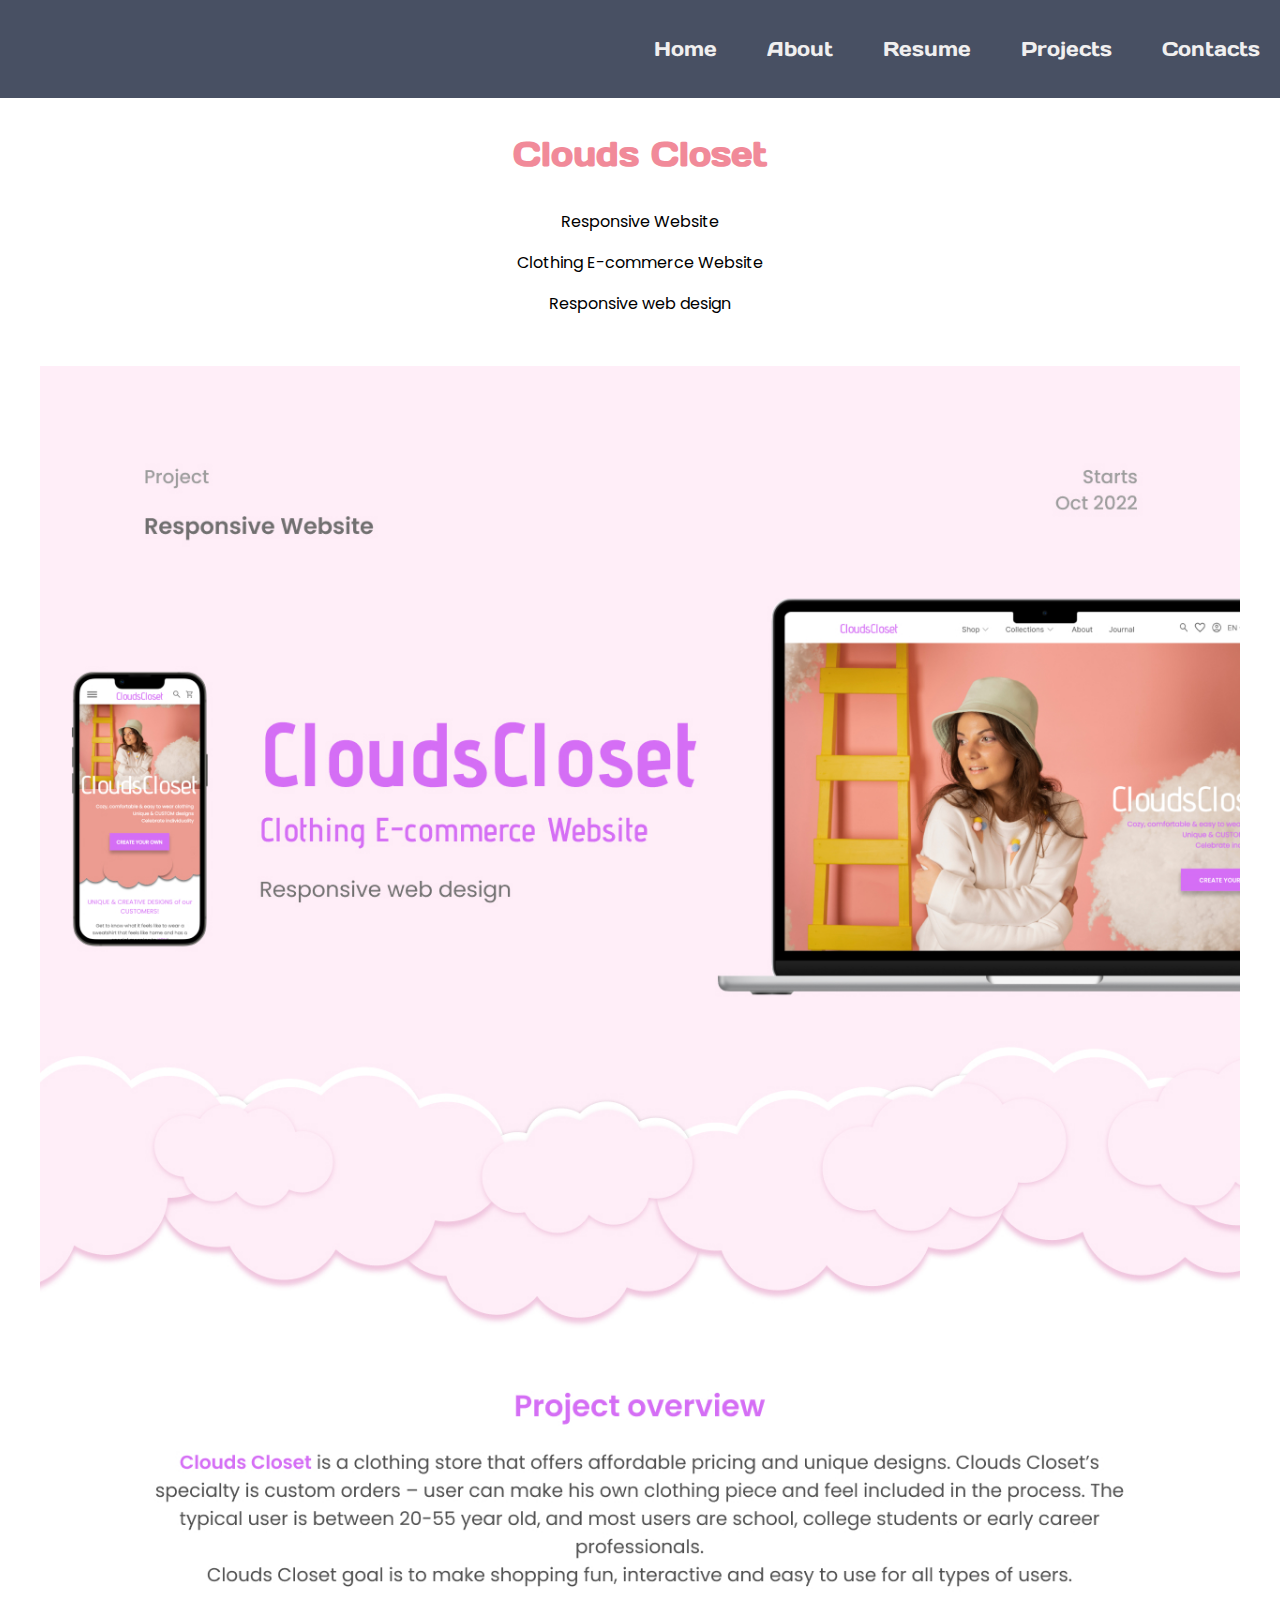
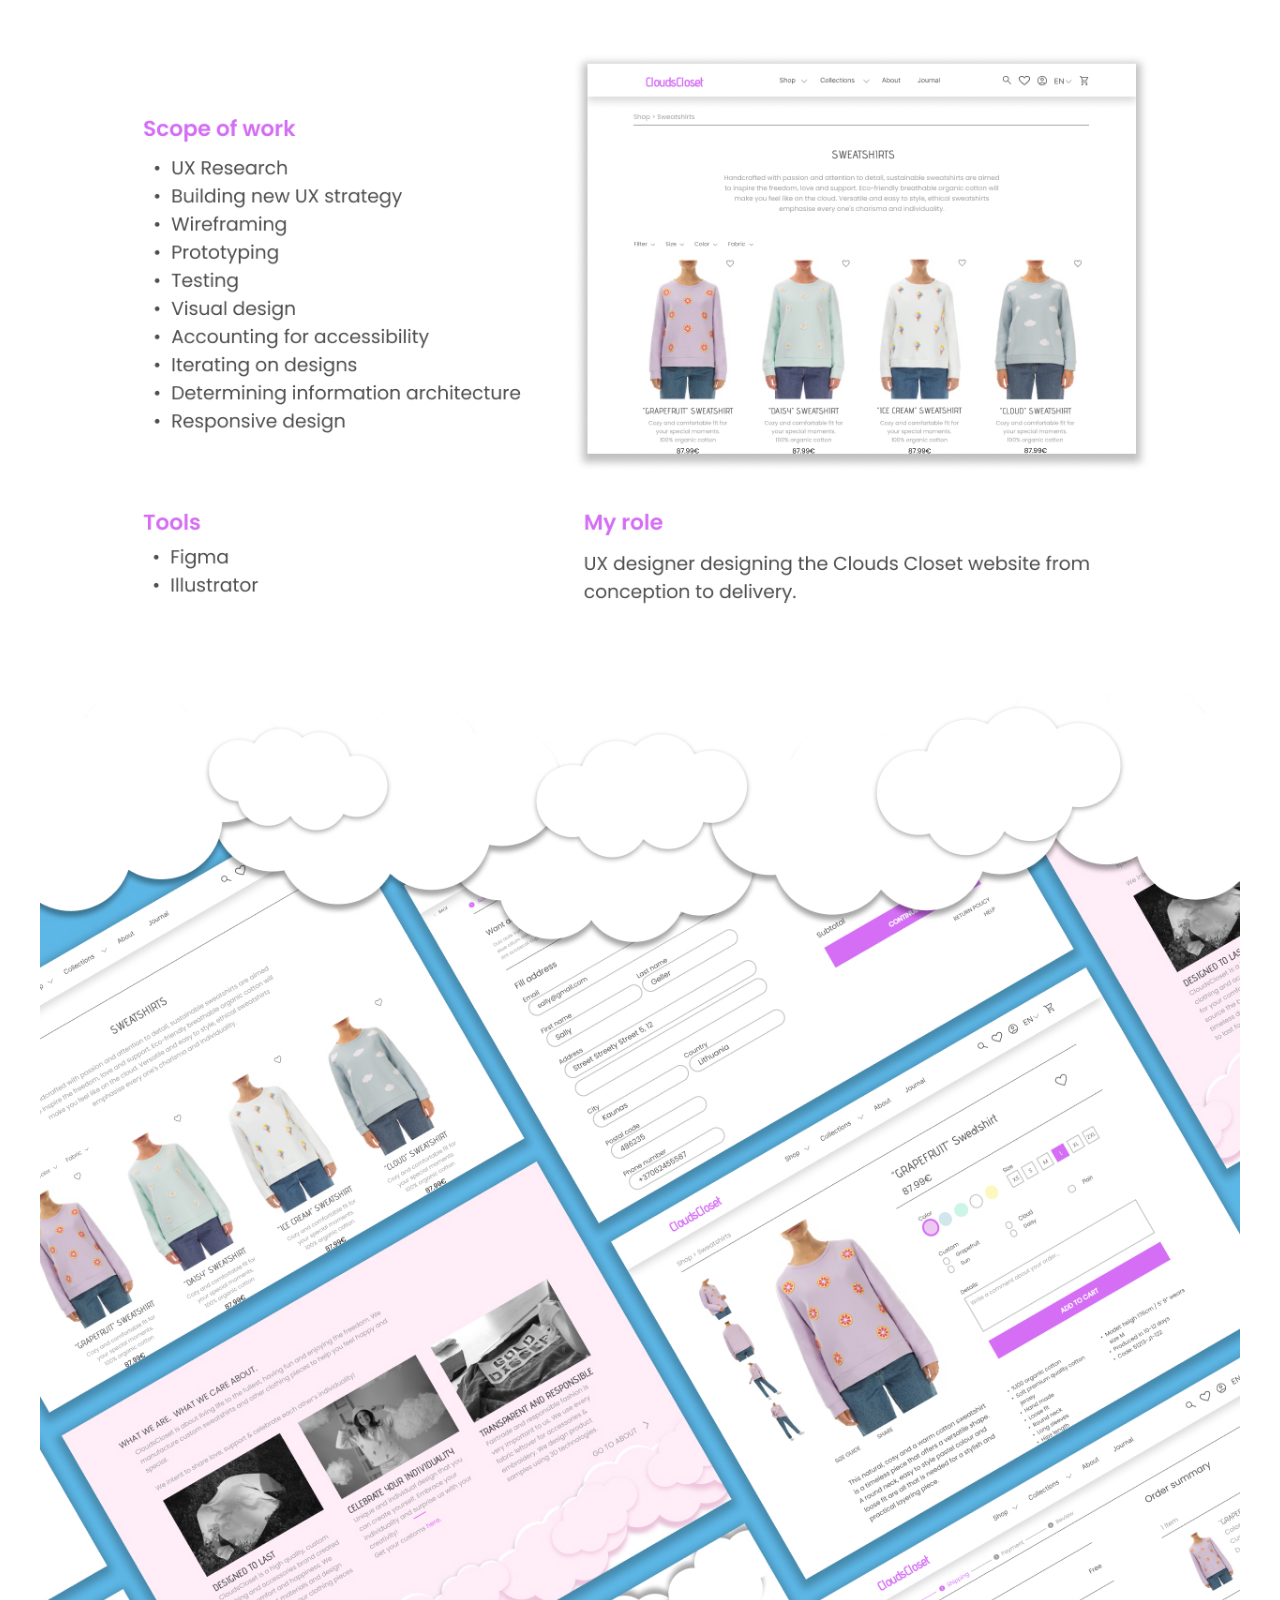
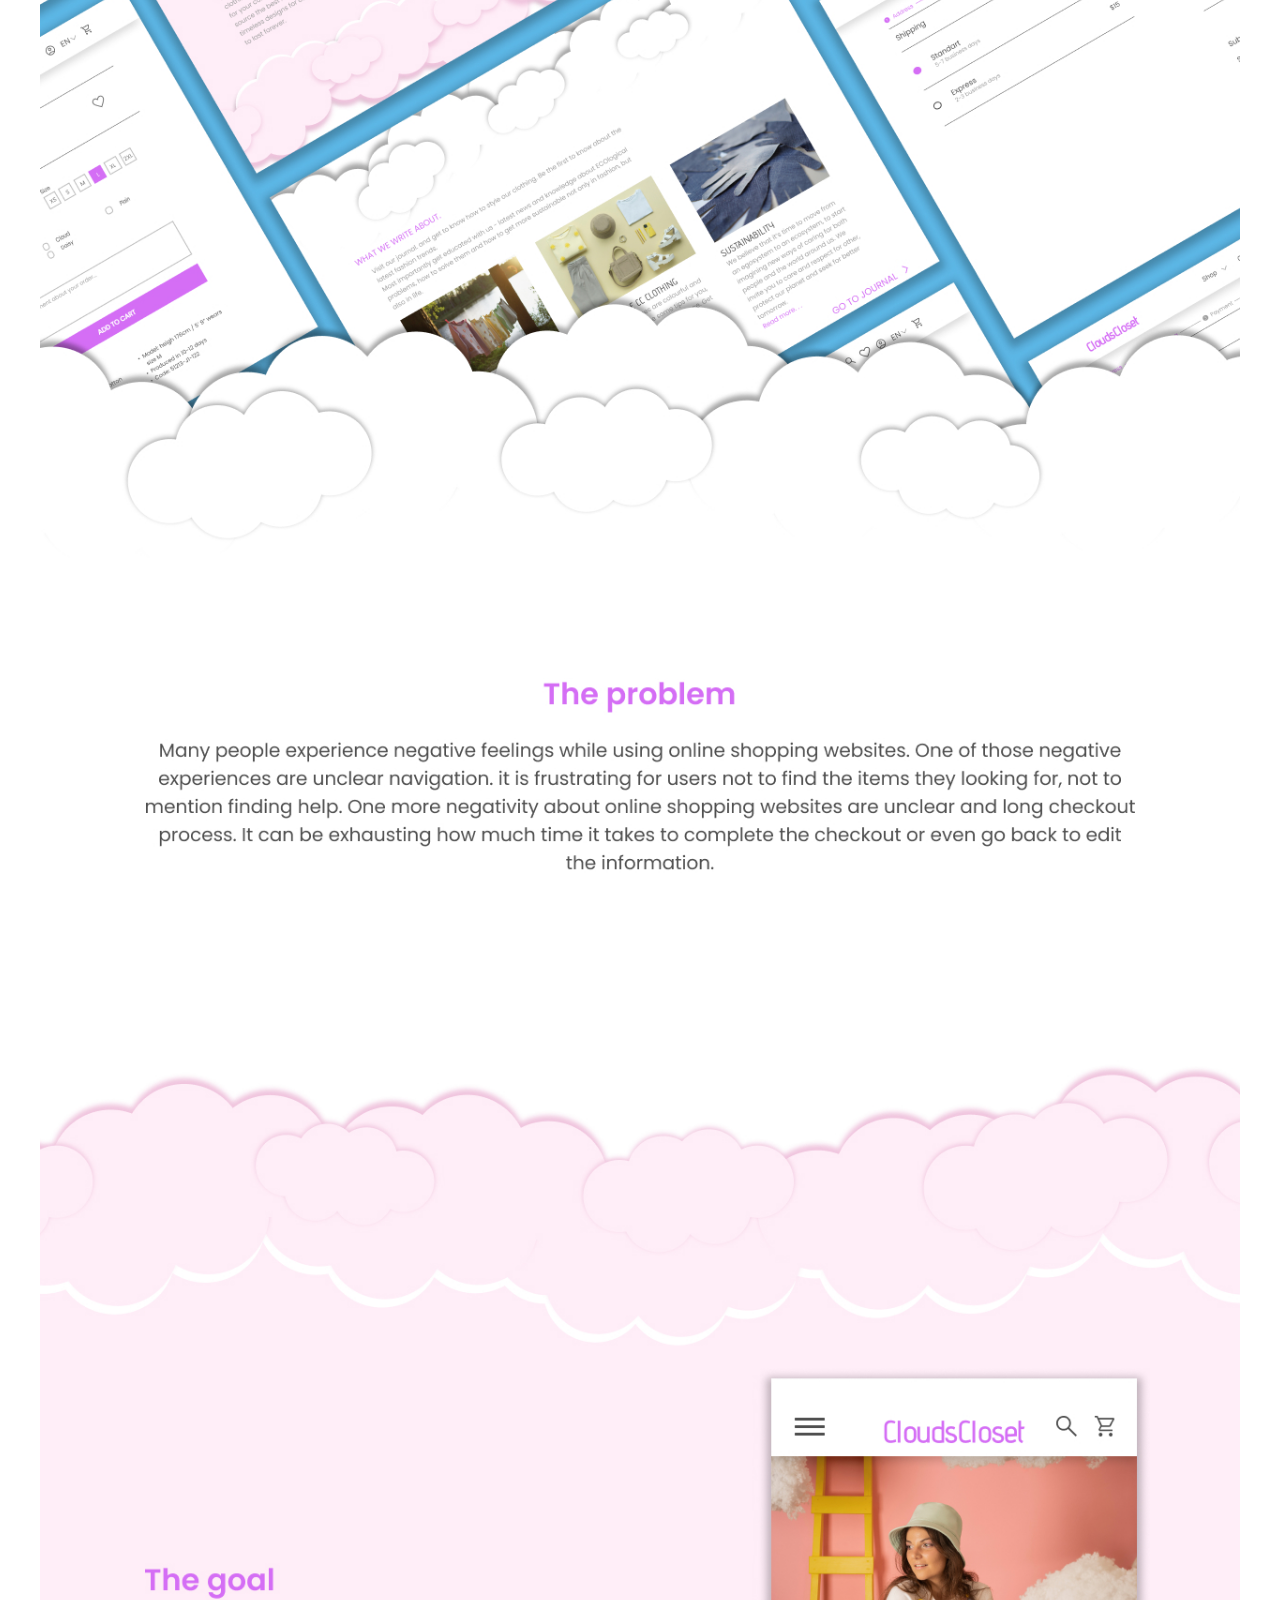
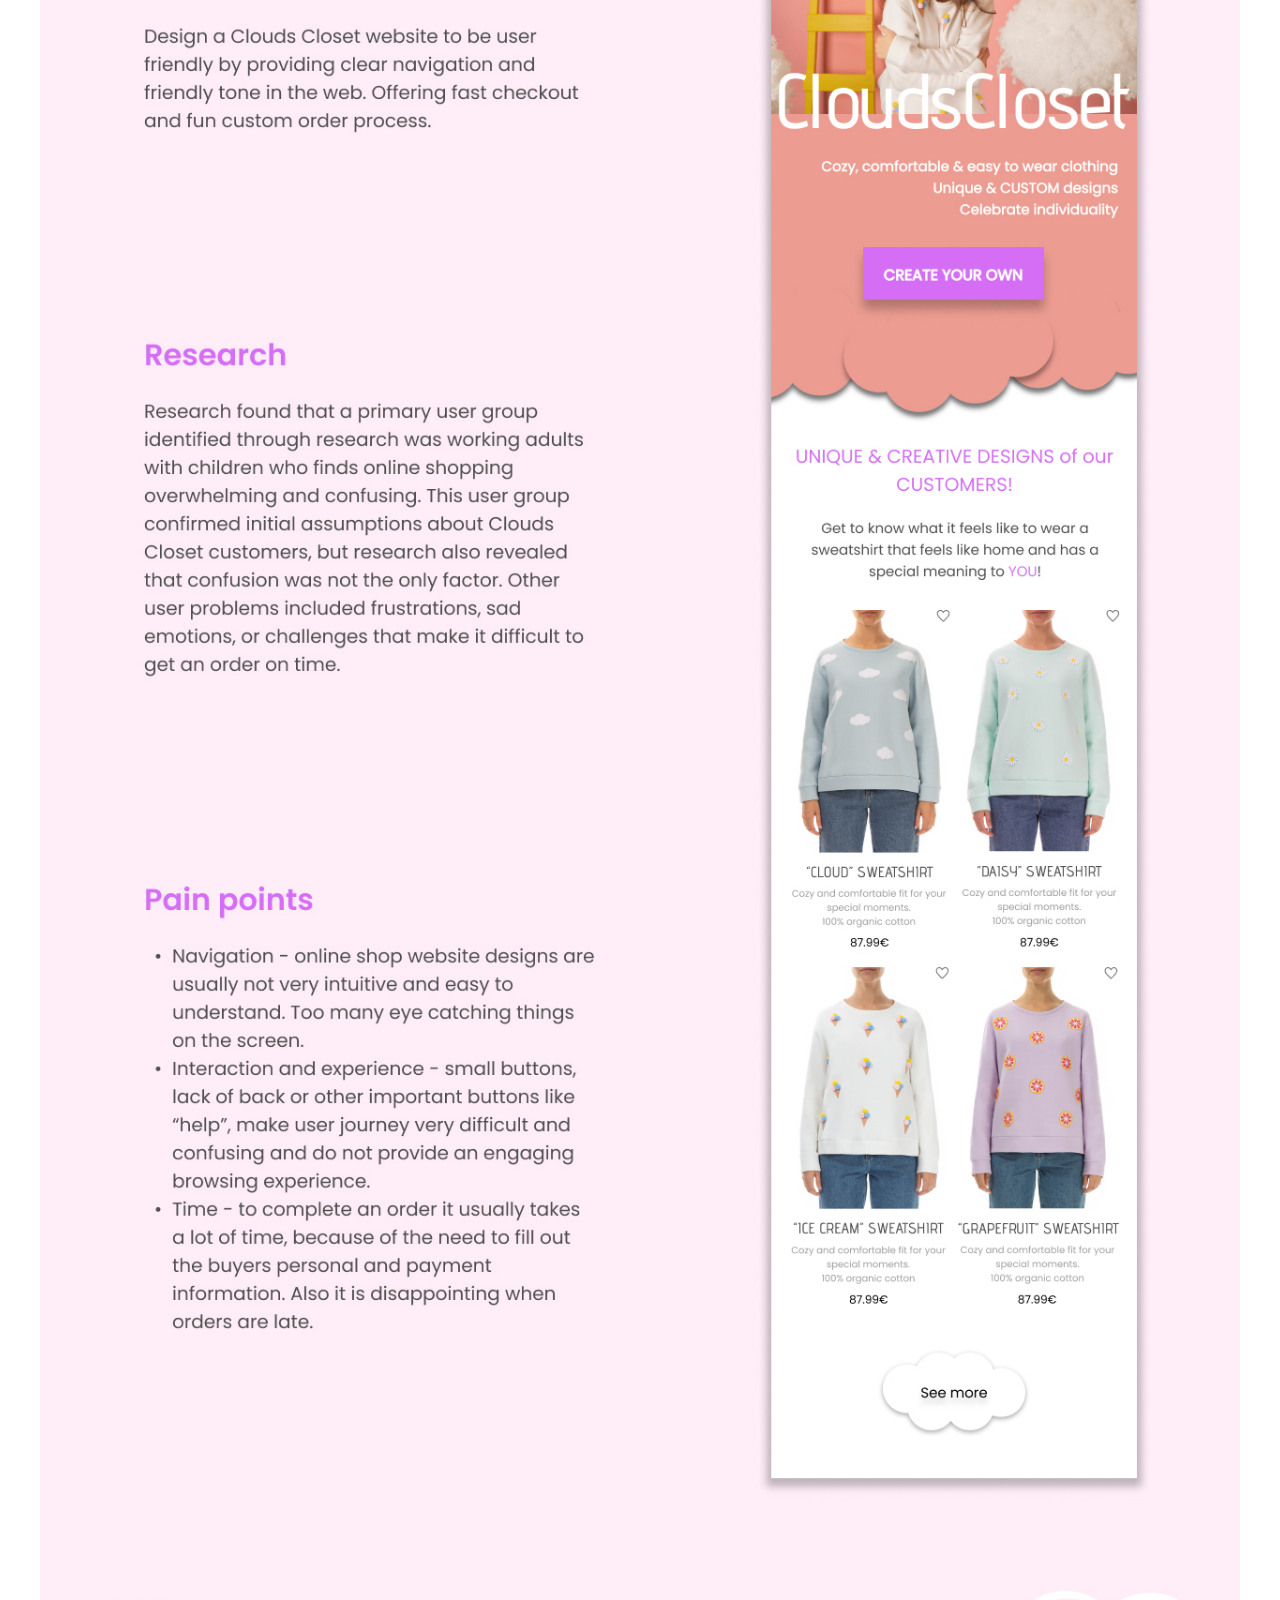
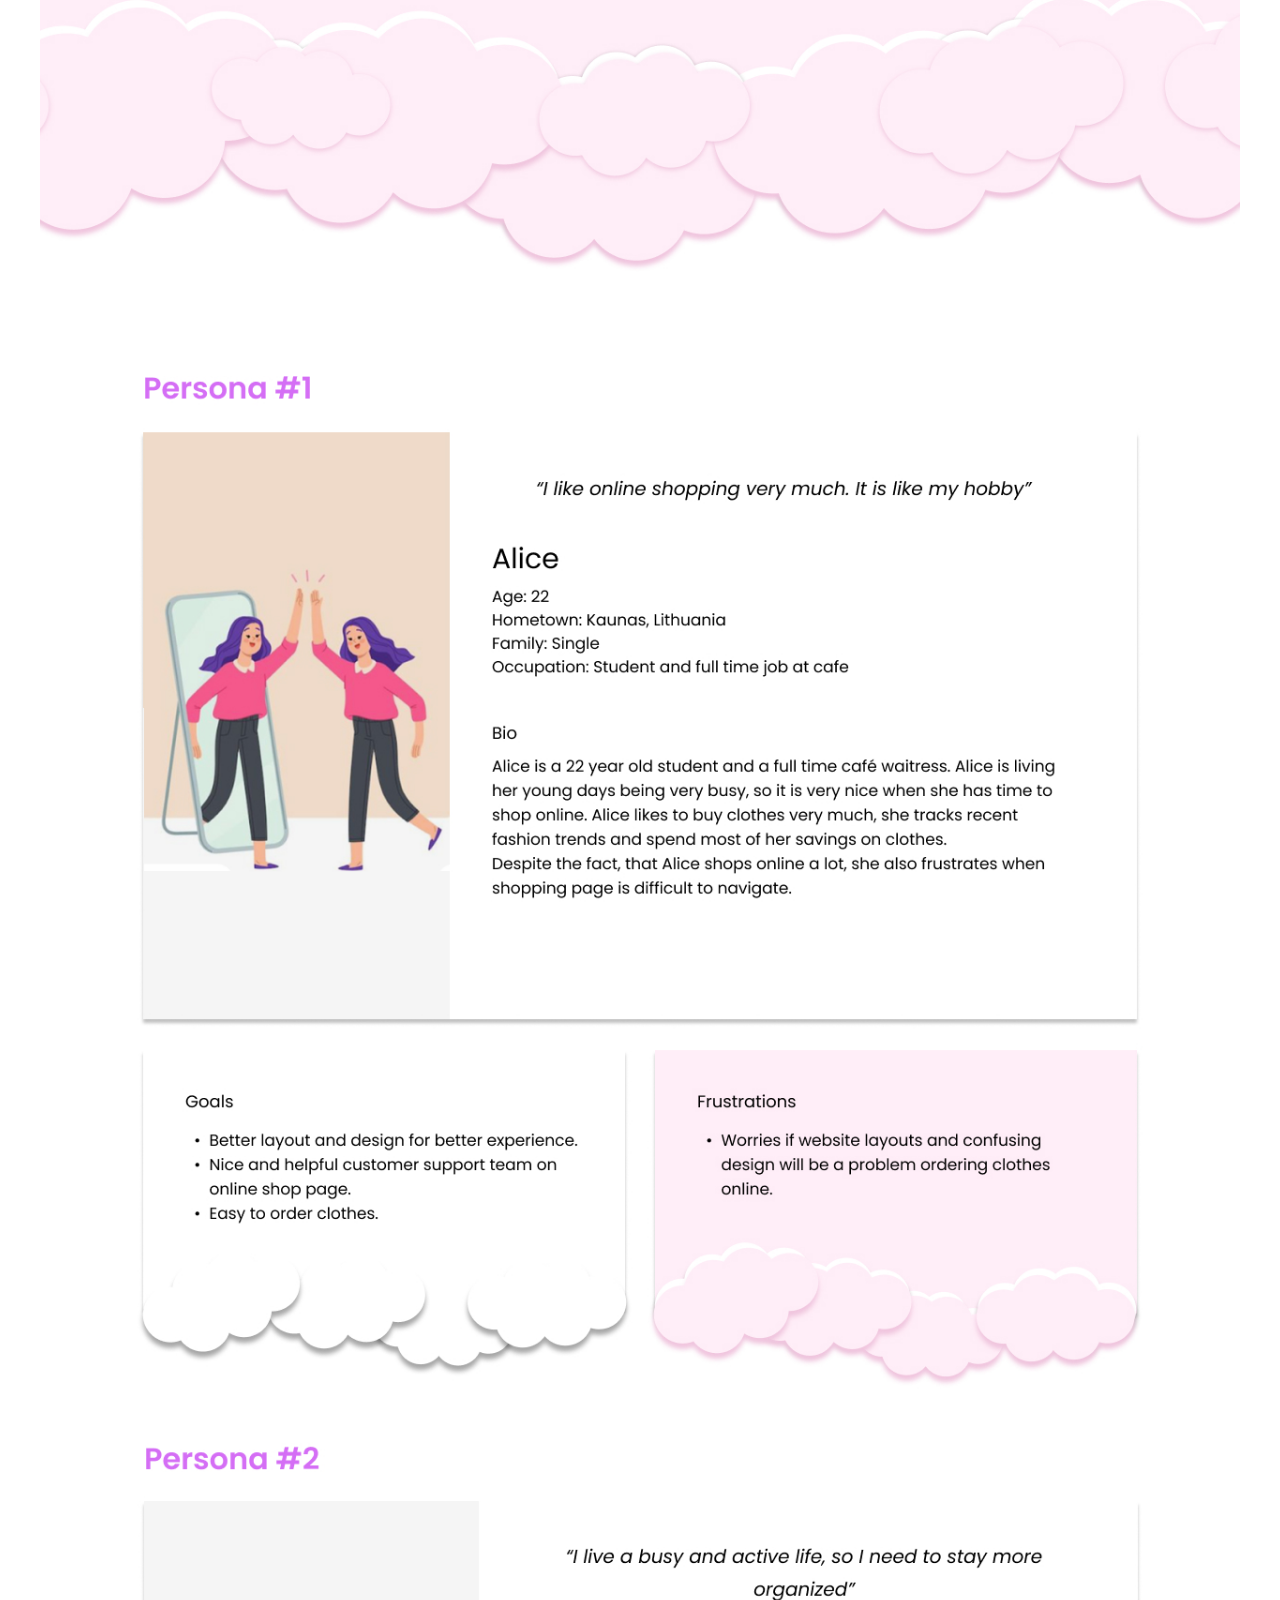
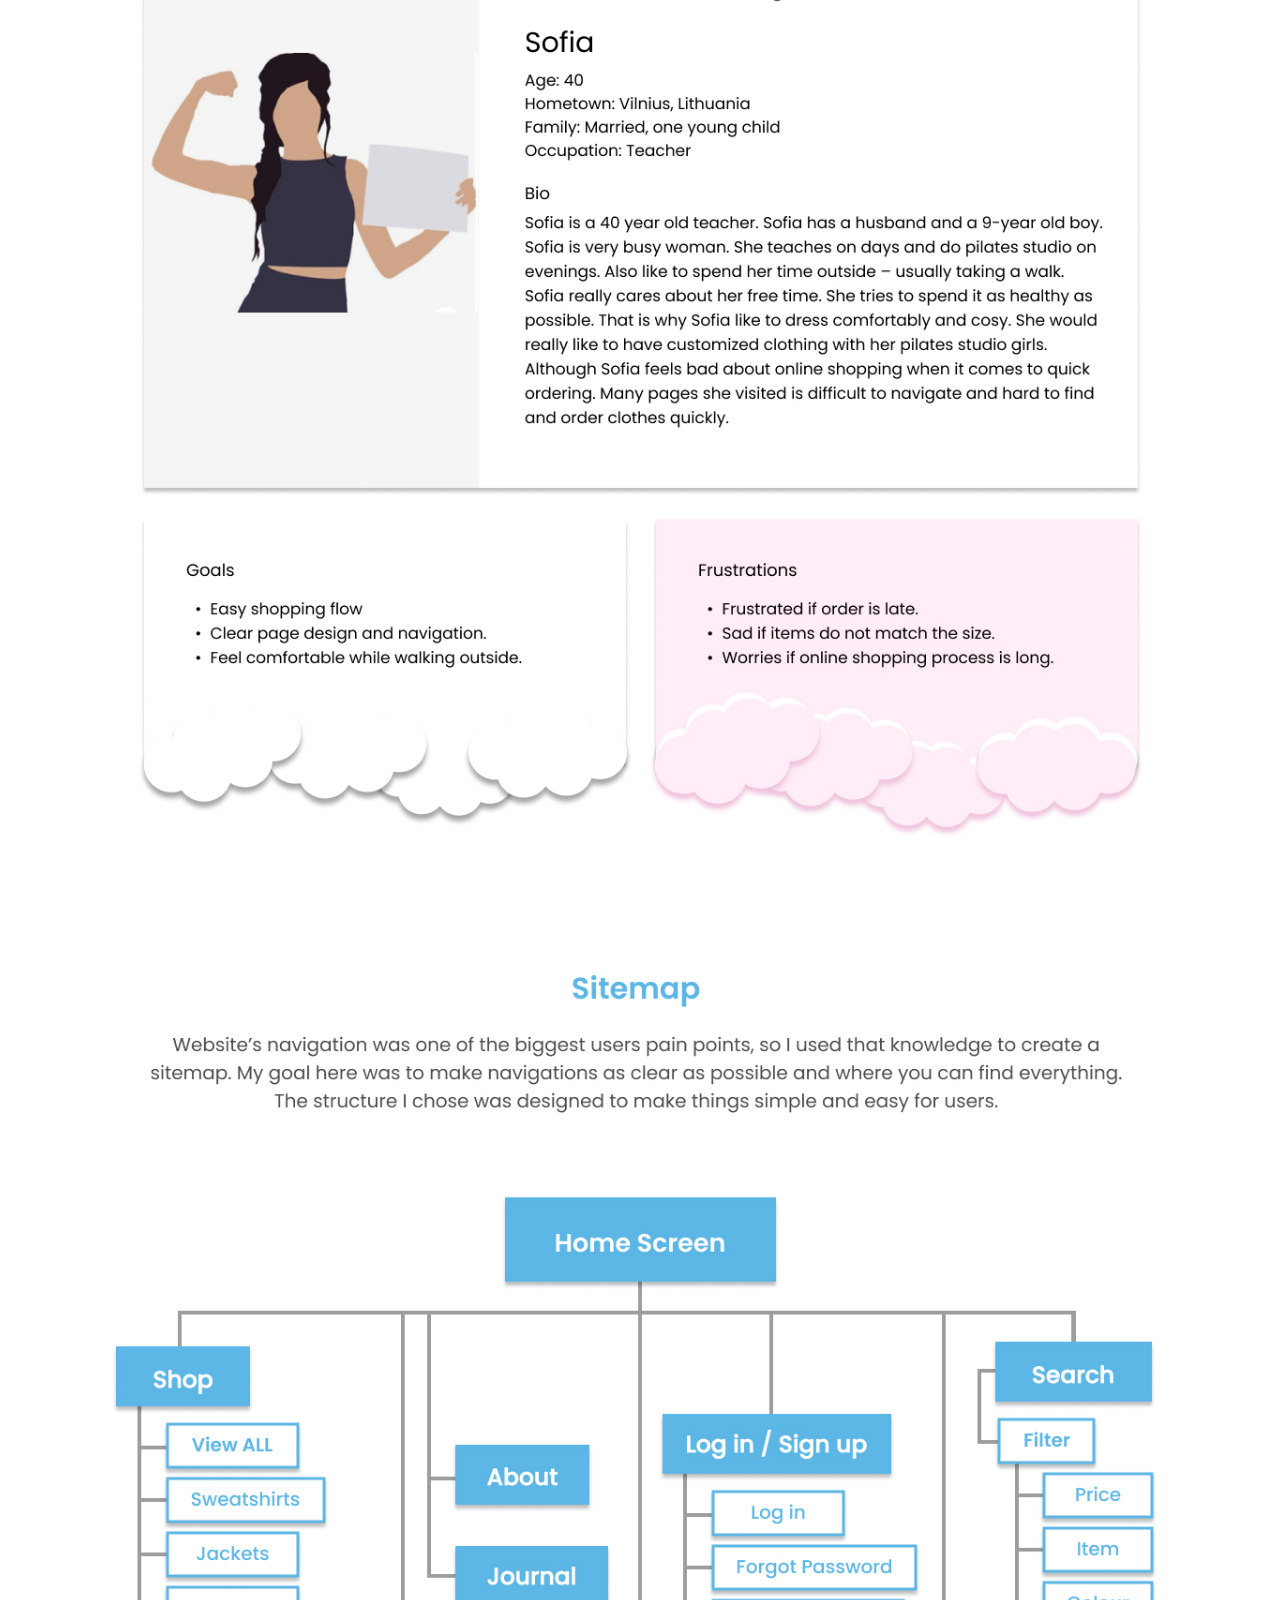
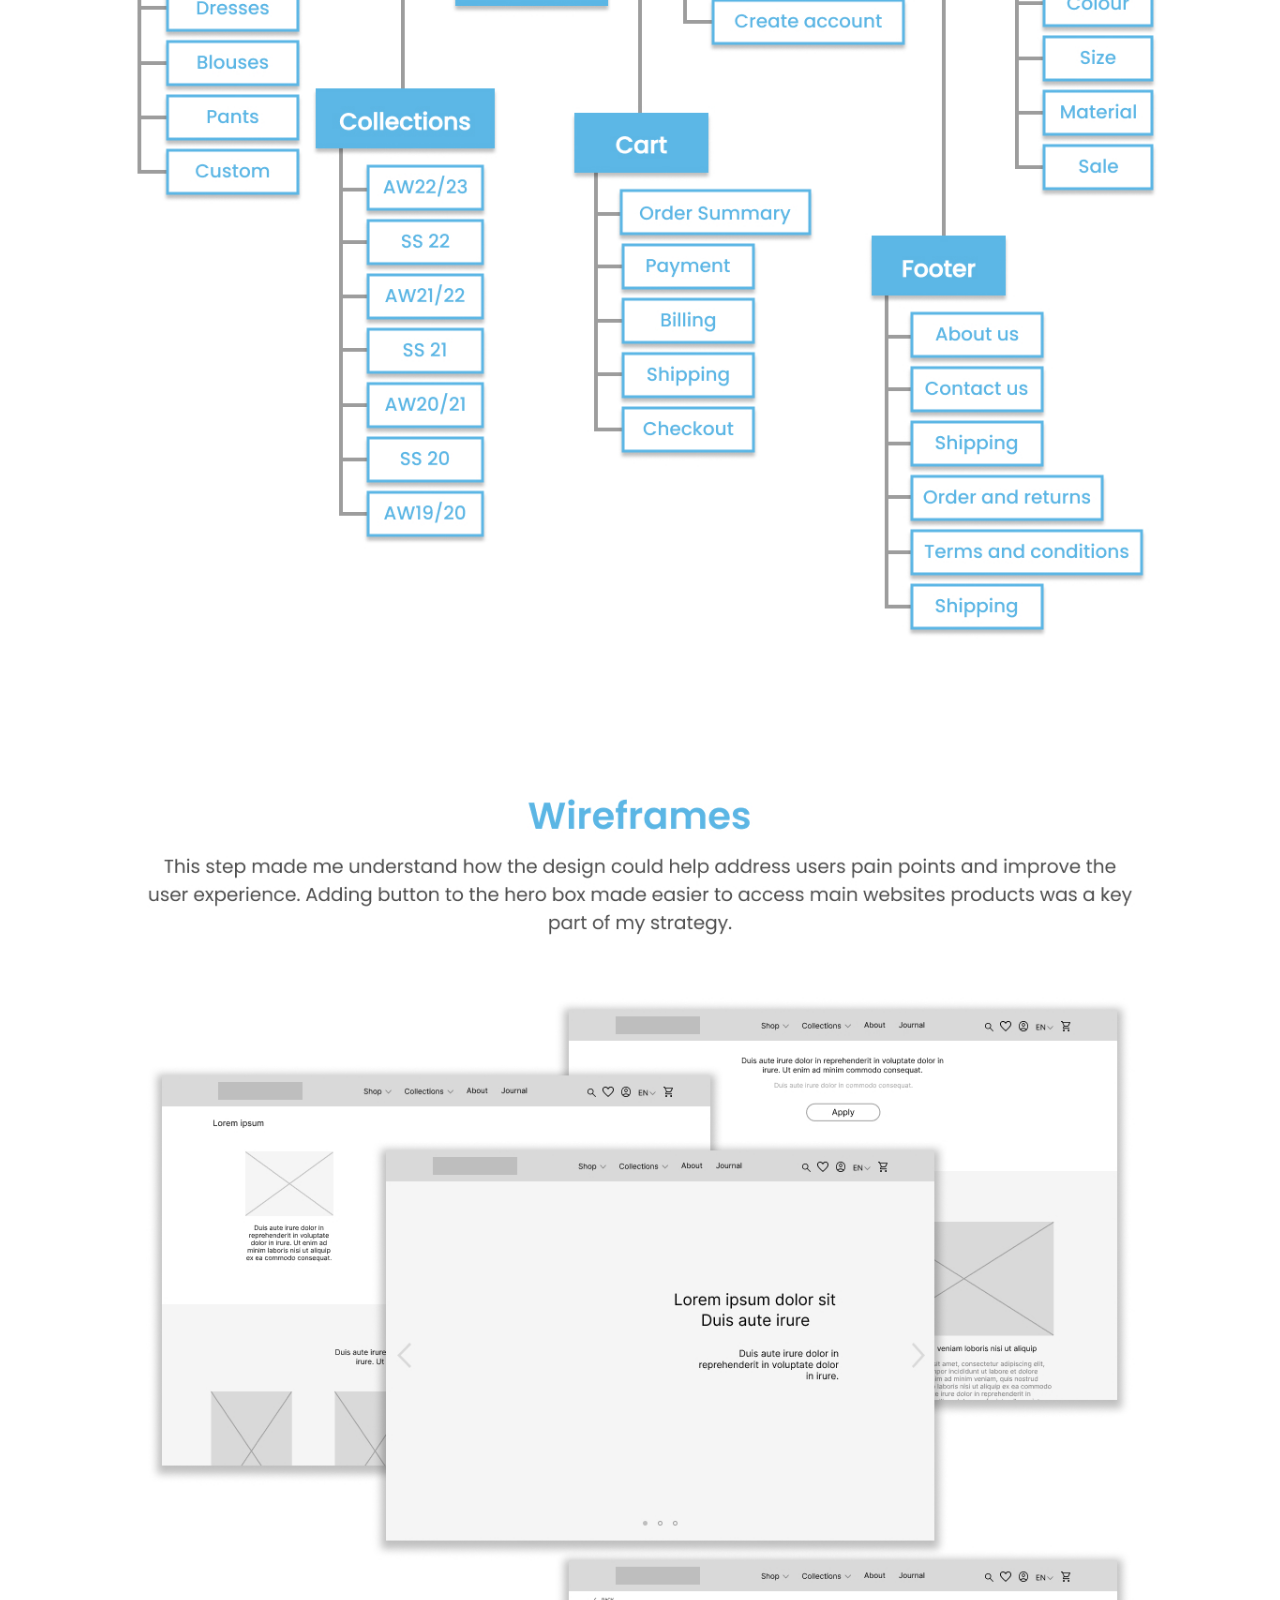
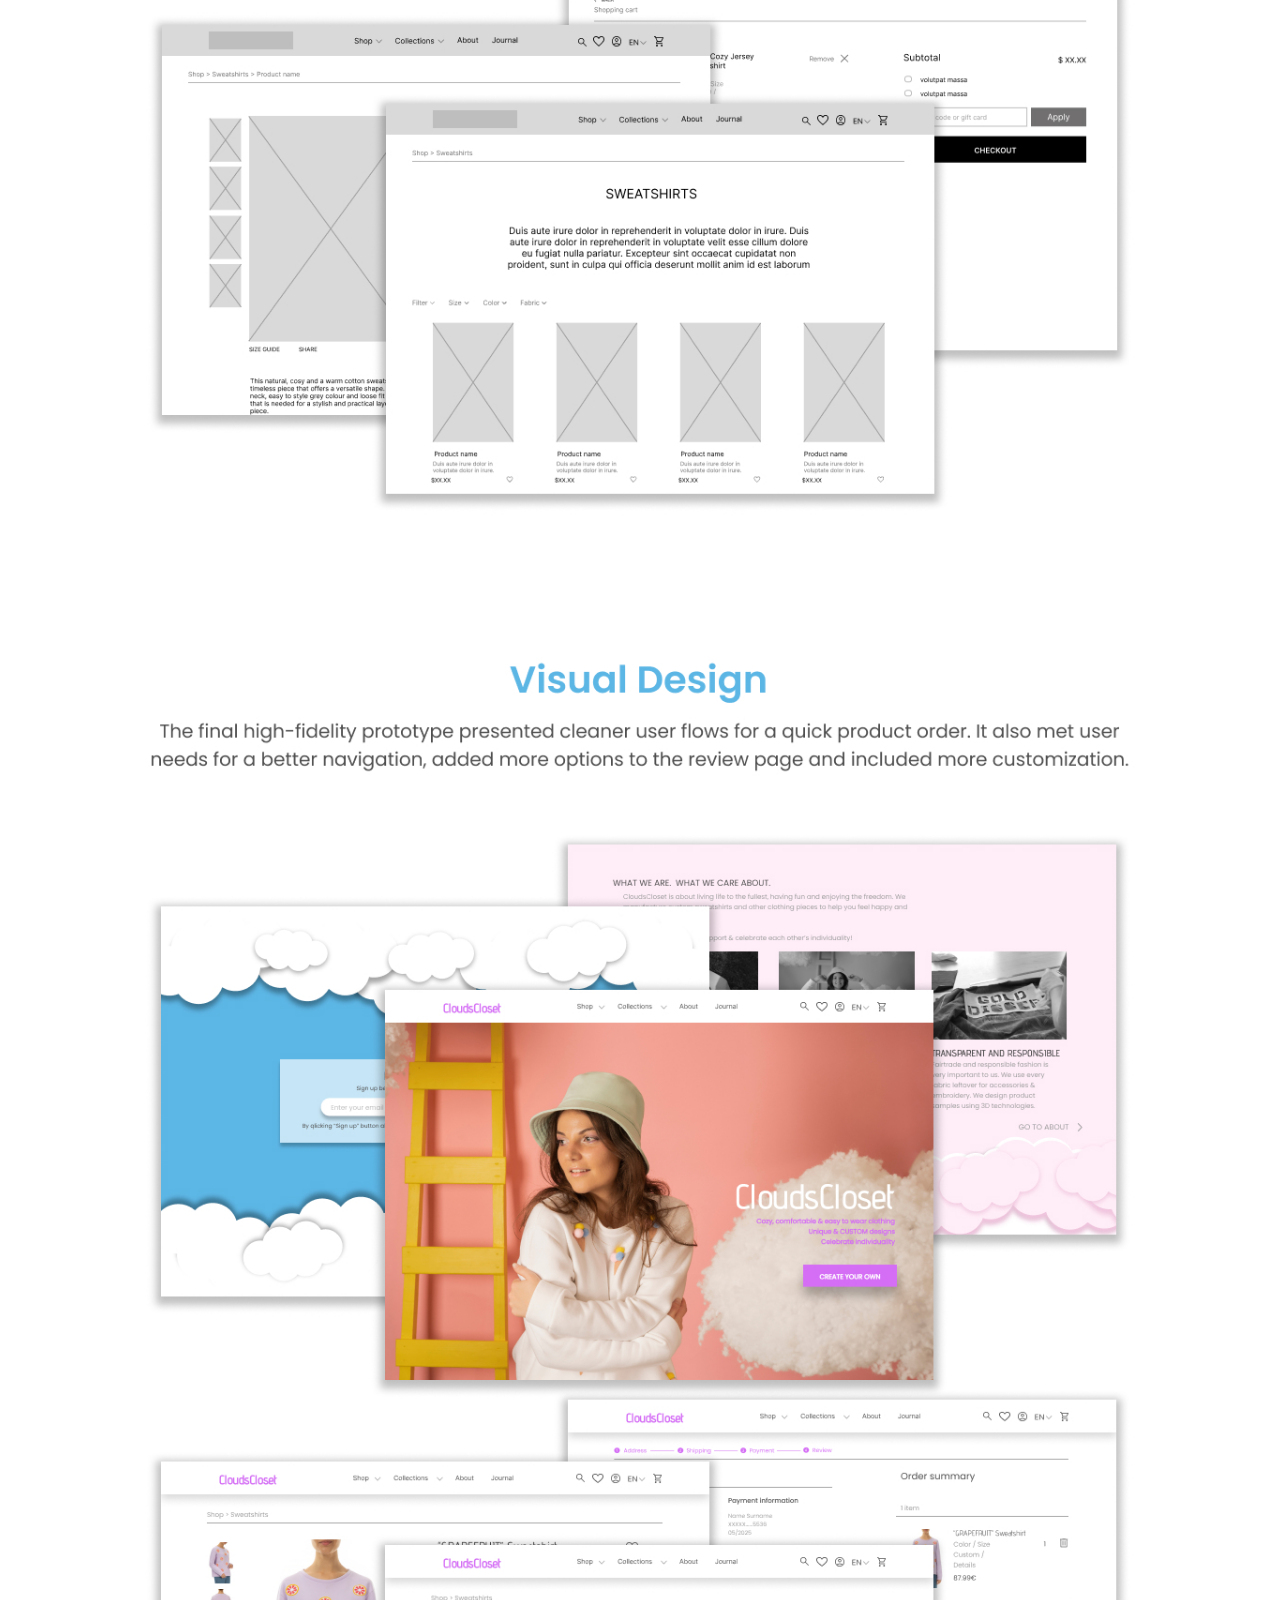
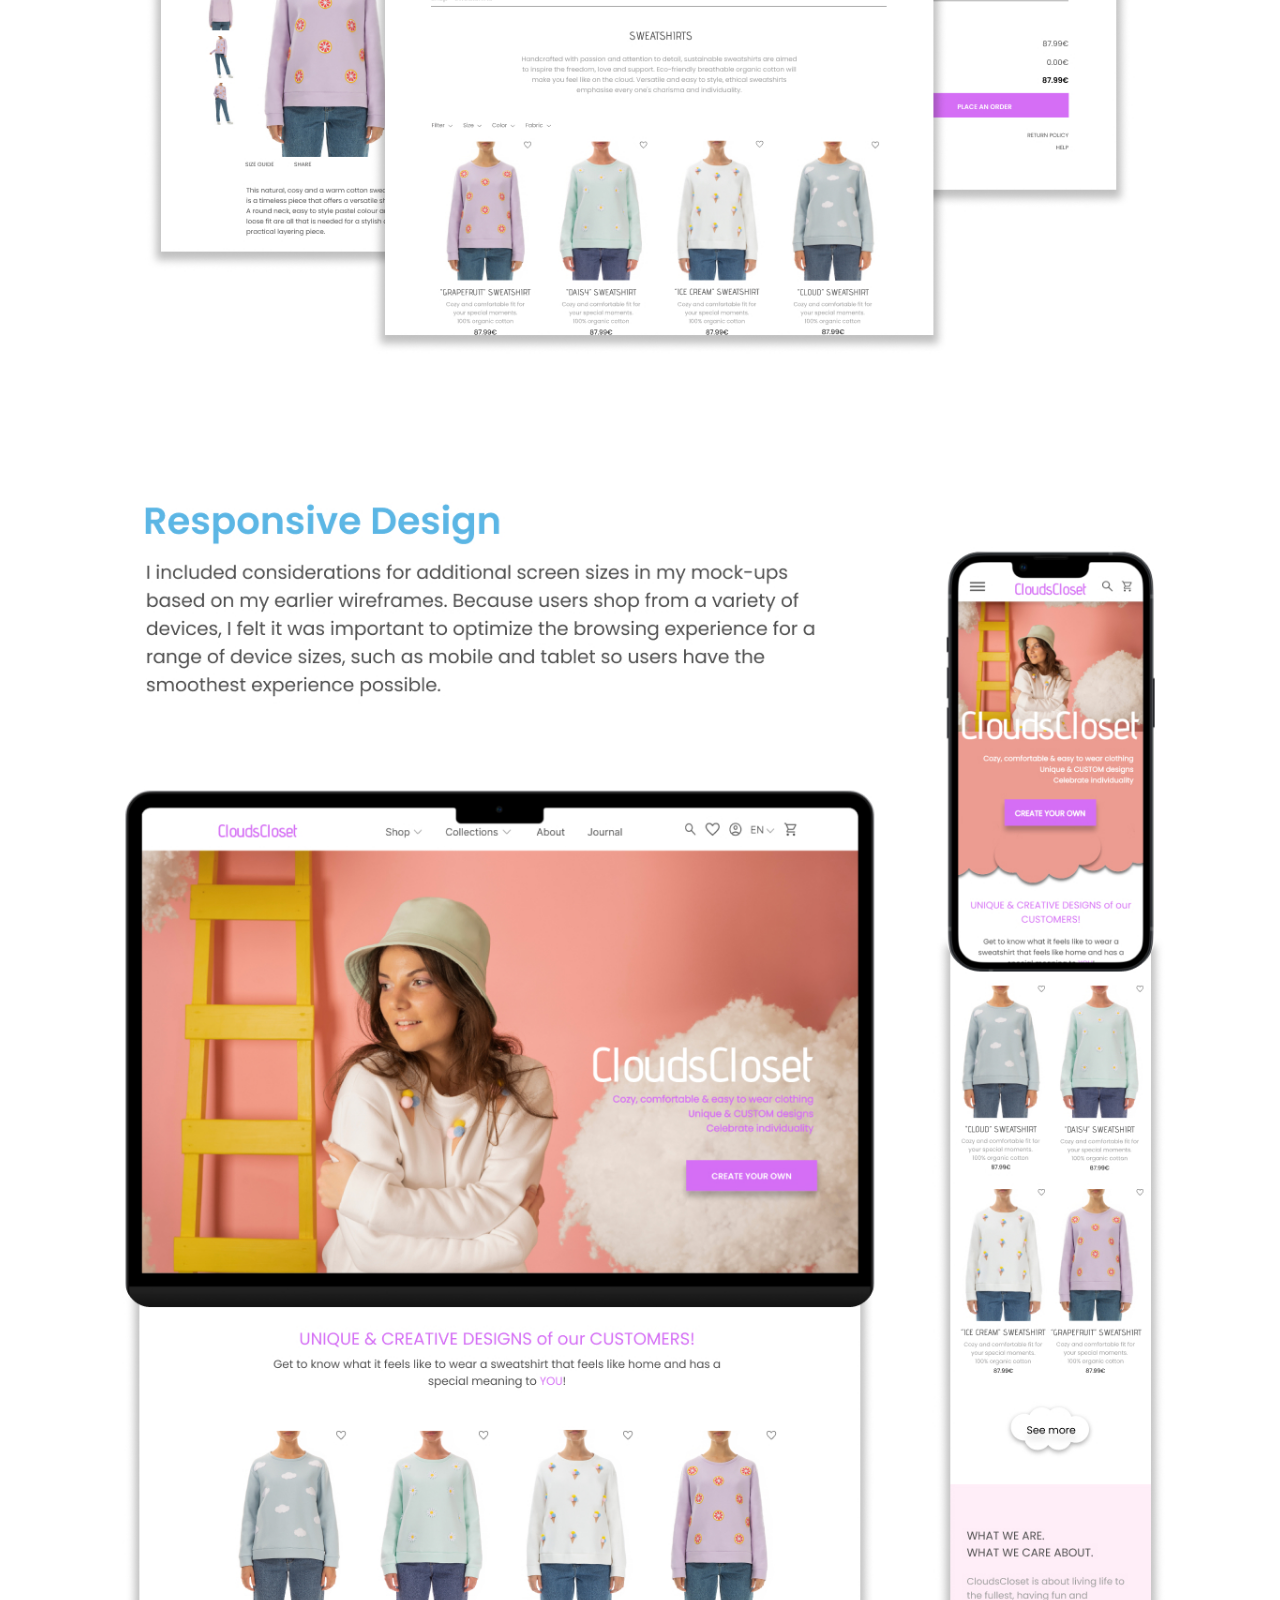
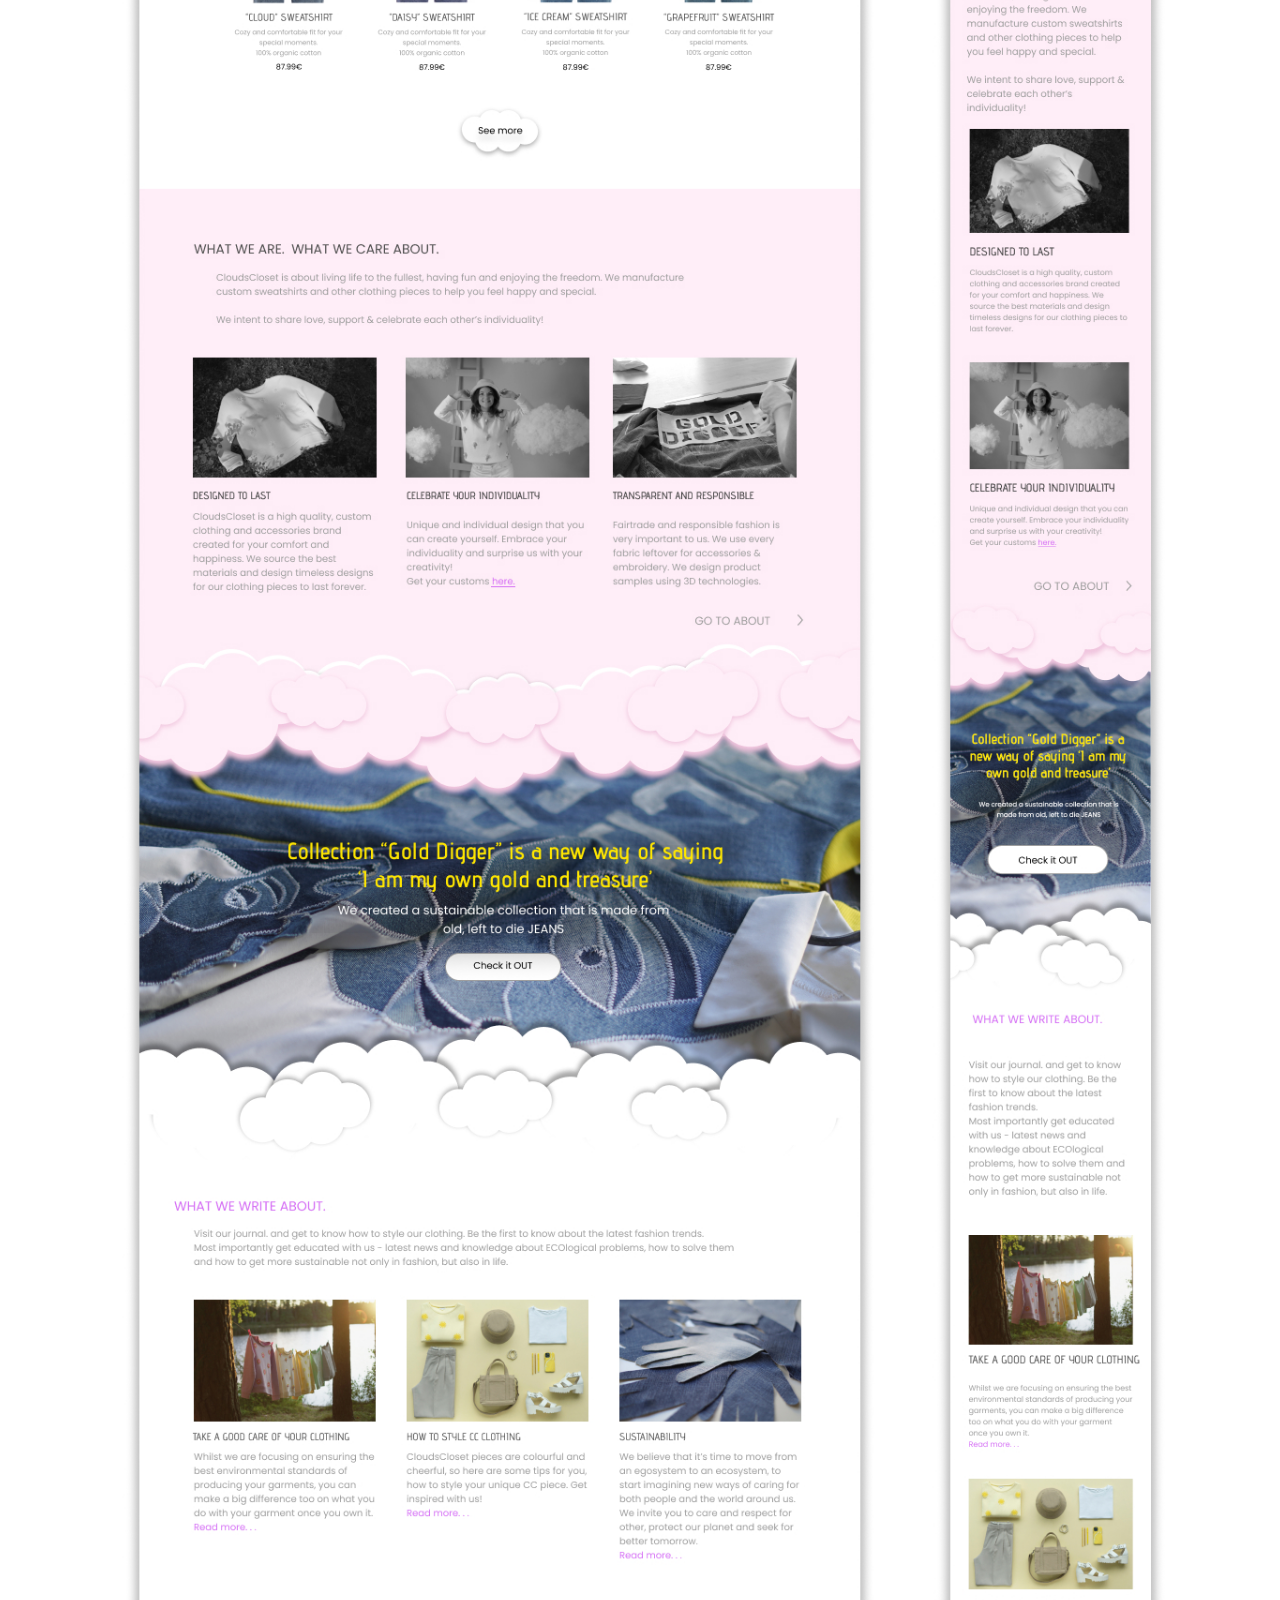
<file: cc.html>
<!DOCTYPE html>
<html lang="en">
<head>
    <meta charset="UTF-8">
    <meta http-equiv="X-UA-Compatible" content="IE=edge">
    <meta name="viewport" content="width=device-width, initial-scale=1.0">
    <title>Indrė Vaitkevičiūtė - Projects - CloudsCloset</title>
    <link rel="stylesheet" href="style.css">
    <link rel="stylesheet" href="case-studies.css">
    <link rel="preconnect" href="https://fonts.googleapis.com">
    <link rel="preconnect" href="https://fonts.gstatic.com" crossorigin>
    <link href="https://fonts.googleapis.com/css2?family=Poppins:wght@200;300;400;500;600&display=swap" rel="stylesheet">
    <link href="https://fonts.googleapis.com/css2?family=Days+One&display=swap" rel="stylesheet">
</head>
<body>
    <header class="header">
        <div class="header-content-wrapper">
            <div class="logo-wrapper">
                
            </div>
            <div class="menu-wrapper">
                <ul class="menu-list">
                    <li class="menu-item"><a href="index.html" class="menu-item-link">Home</a></li>
                    <li class="menu-item"><a href="about.html" class="menu-item-link">About</a></li>
                    <li class="menu-item"><a href="resume.html" class="menu-item-link">Resume</a></li>
                    <li class="menu-item"><a href="projects.html" class="menu-item-link">Projects</a></li>
                    <li class="menu-item"><a href="contacts.html" class="menu-item-link">Contacts</a></li>
                </ul>
            </div>
        </div>
    </header>

    <div class="project-container">
        <div class="project-text-wrapper">
            <h3 class="project-title">Clouds Closet</h3>
            <div class="project-description-wrapper">
                <p class="project-description">Responsive Website</p>
                <p class="project-description">Clothing E-commerce Website</p>
                <p class="project-description">Responsive web design</p>
            </div>
        </div>
        <div class="project-wrapper">
            <img src="./images/cccase1.jpg">
            <img src="./images/cccase2.jpg">
            <img src="./images/cccase3.jpg">
            <img src="./images/cccase4.jpg">
            <img src="./images/cccase5.jpg">
            <img src="./images/cccase6.jpg">
            <img src="./images/cccase7.jpg">
            <img src="./images/cccase8.jpg">
            <img src="./images/cccase9.jpg">
            <img src="./images/cccase10.jpg">
            <img src="./images/cccase11.jpg">
            <img src="./images/cccase12.jpg">
            <img src="./images/cccase13.jpg">
            <img src="./images/cccase14.jpg">
            <img src="./images/cccase15.jpg">
            <img src="./images/cccase16.jpg">
            
        </div>
    </div>

    <footer class="footer">
        <div class="footer-content-wrapper">
            <div class="logo-wrapper">

            </div>
            <div class="content-wrapper">
                <div class="text-wrapper">
                    <h3 class="footer-title">Let's connect!</h3>
                    <ul class="contacts-list">
                        <li class="contact-item"><a class="contact-item-link" href="tel:863409771">+37063409771</a>
                        </li>
                        <li class="contact-item"><a class="contact-item-link" href="mailto:indre.vaitkeviciute96@gmail.com">indre.vaitkeviciute96@gmail.com</a>
                        </li>
                    </ul>
                </div>
                <div class="social-media-wrapper">
                    <a href="https://www.linkedin.com/in/indre-vaitkeviciute-83937b24b/" target="_blank">Linkedin</a>
                    <a href="https://www.instagram.com/uxui_frontend_i/" target="_blank">Instagram</a>
                    <a href="https://www.behance.net/indrevaitkev" target="_blank">Behance</a>
                </div>
            </div>
        </div>
    </footer>
    
</body>
</html>
</file>
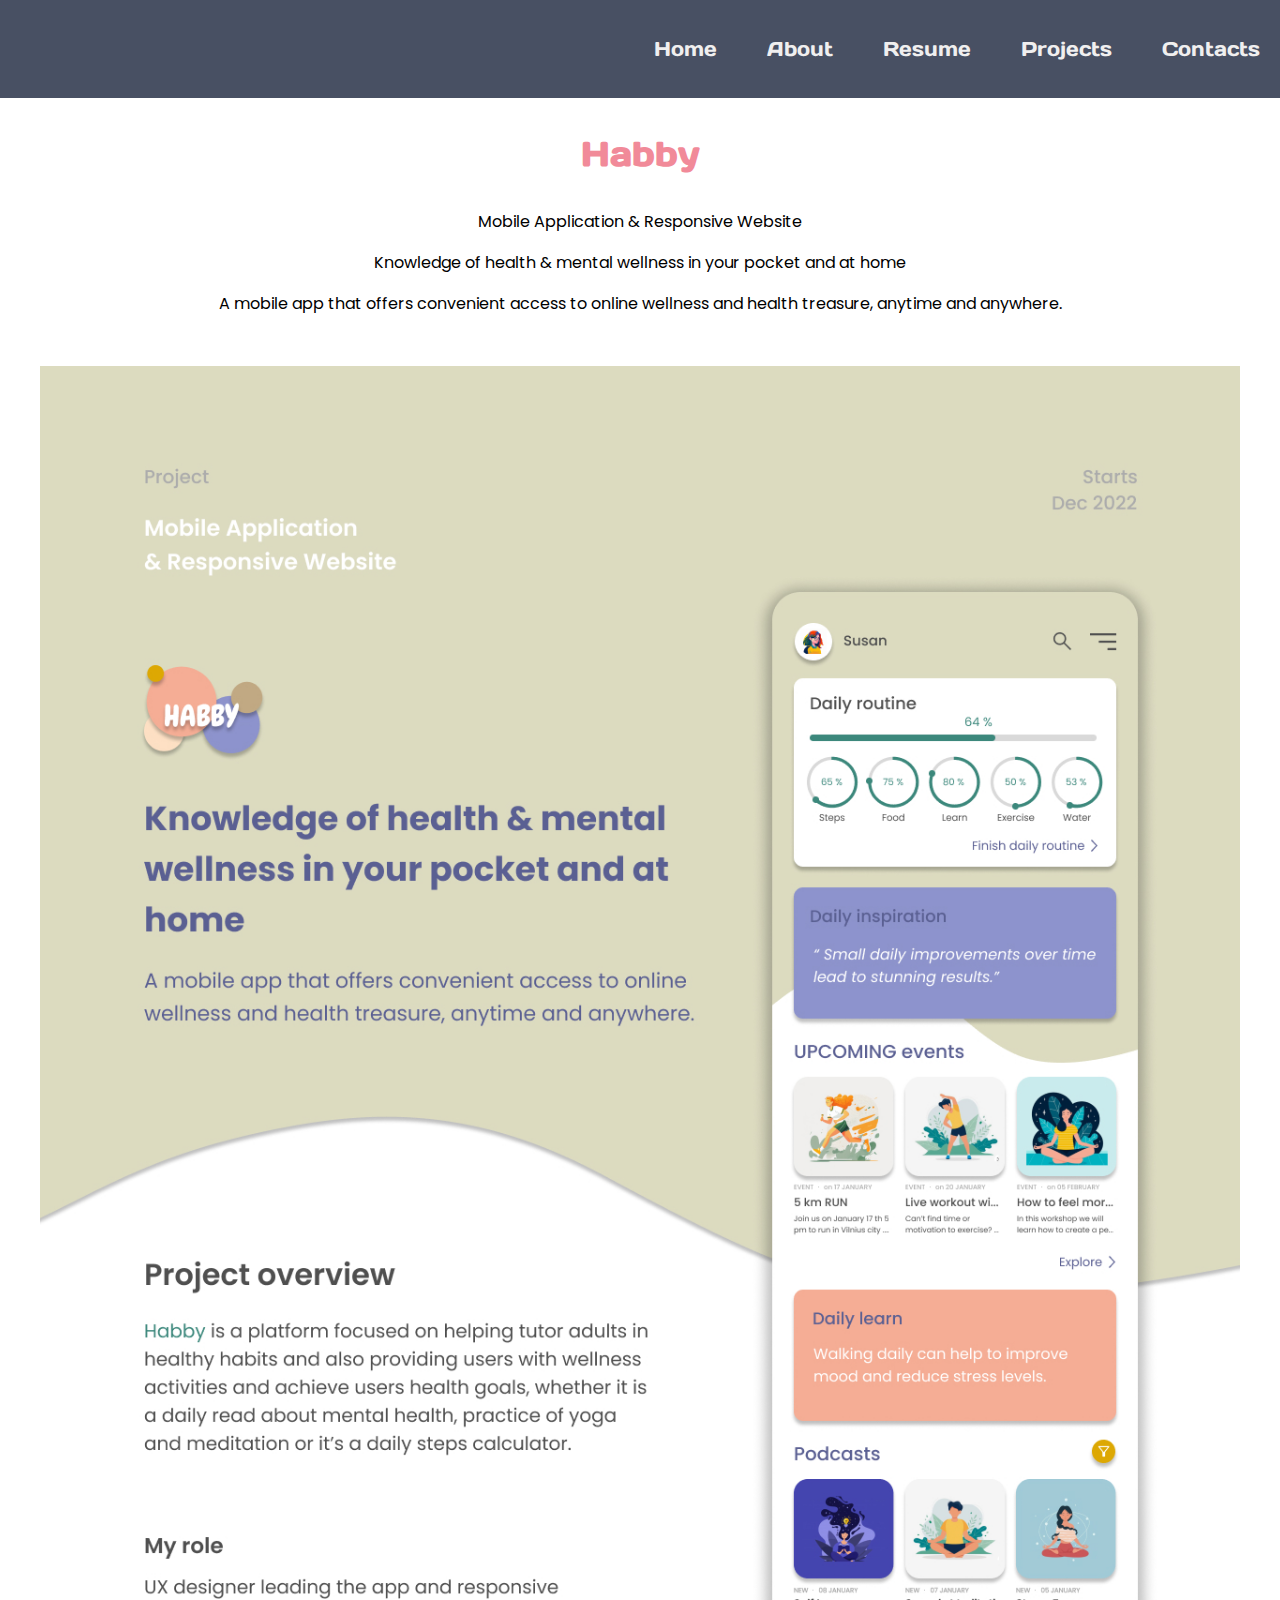
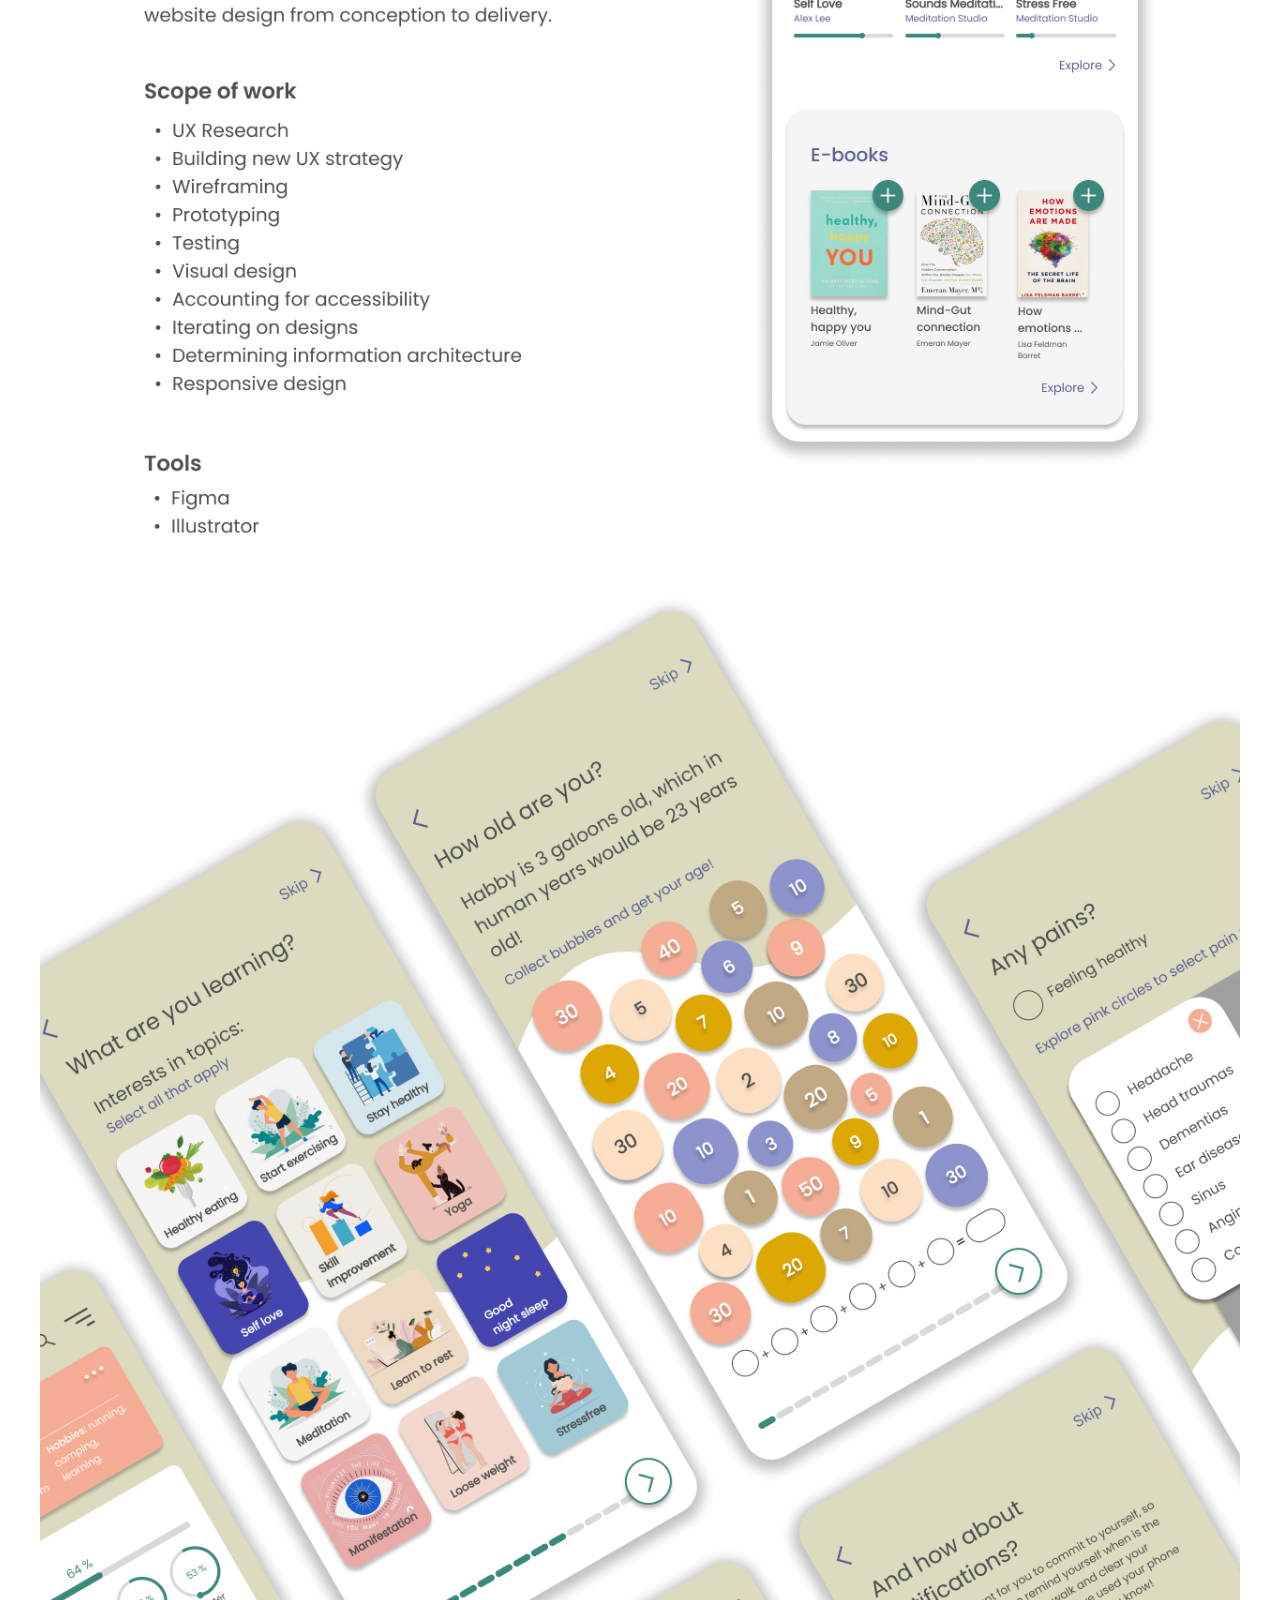
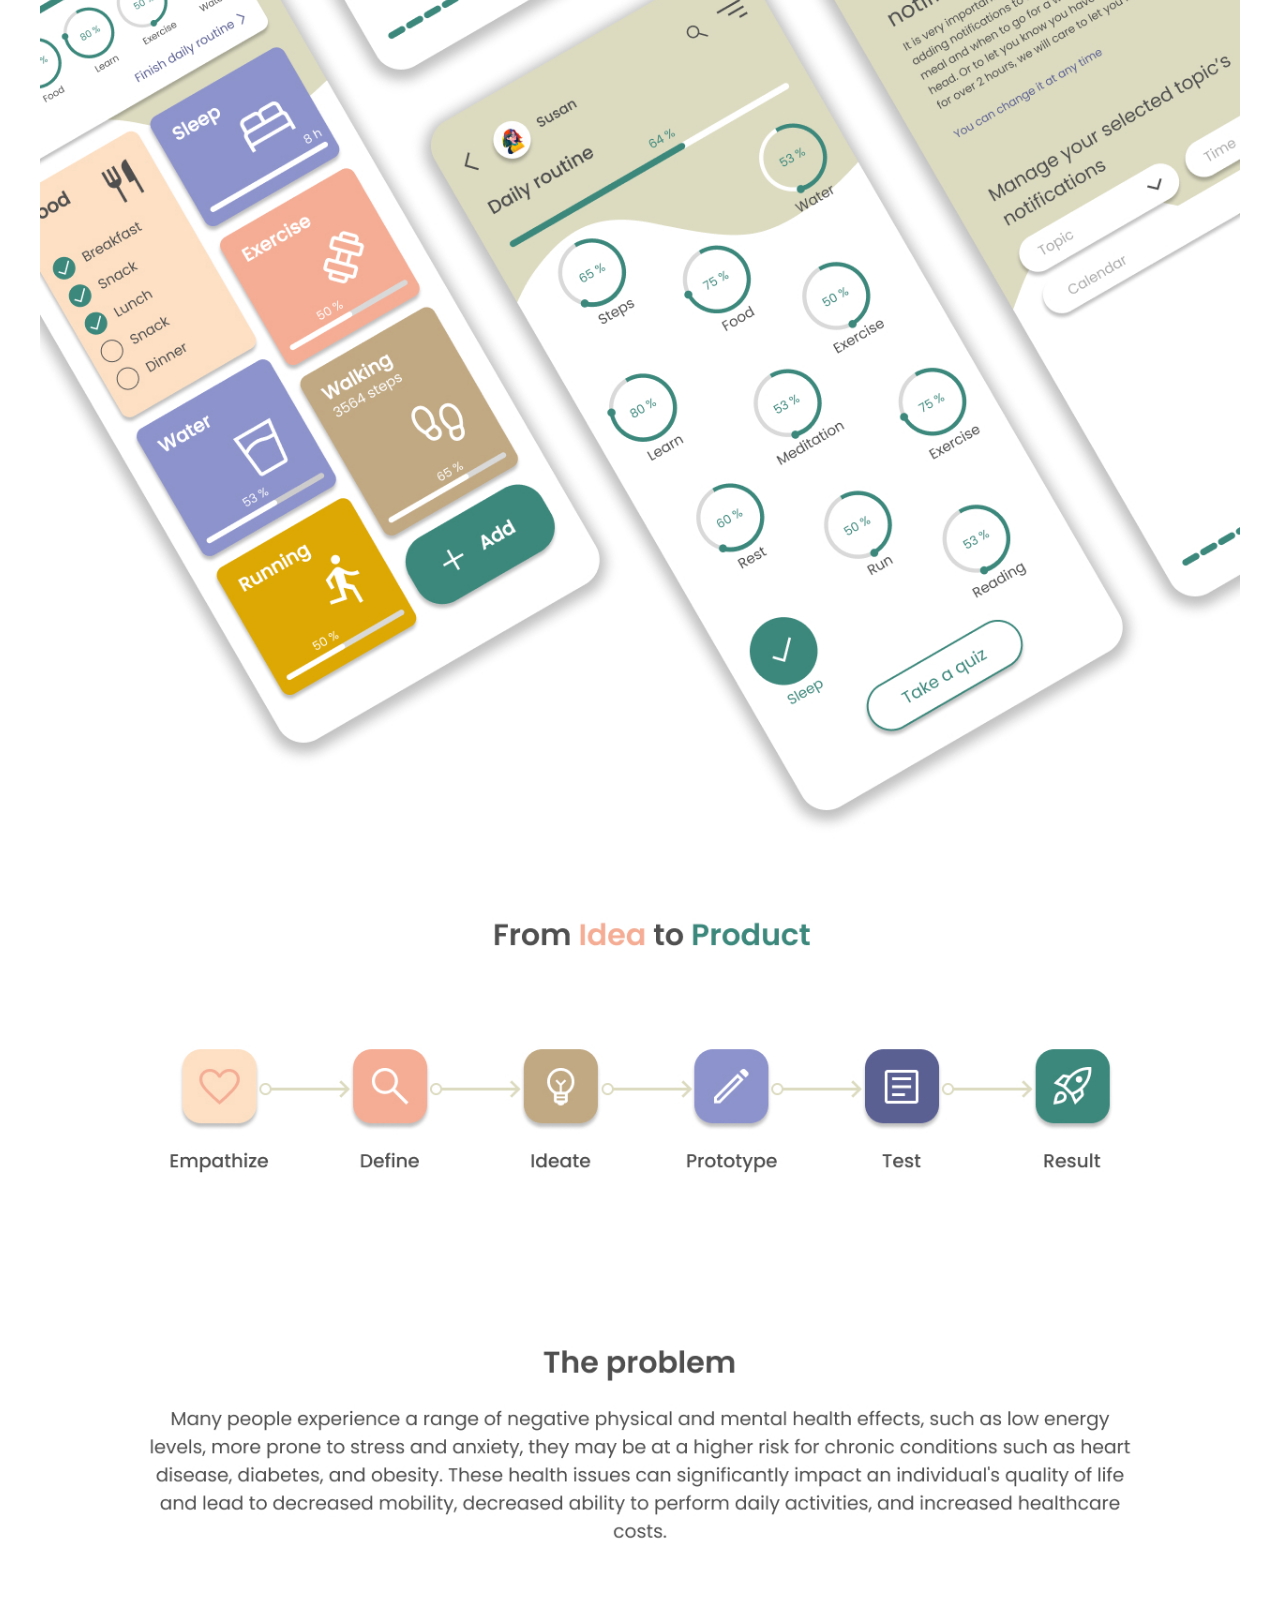
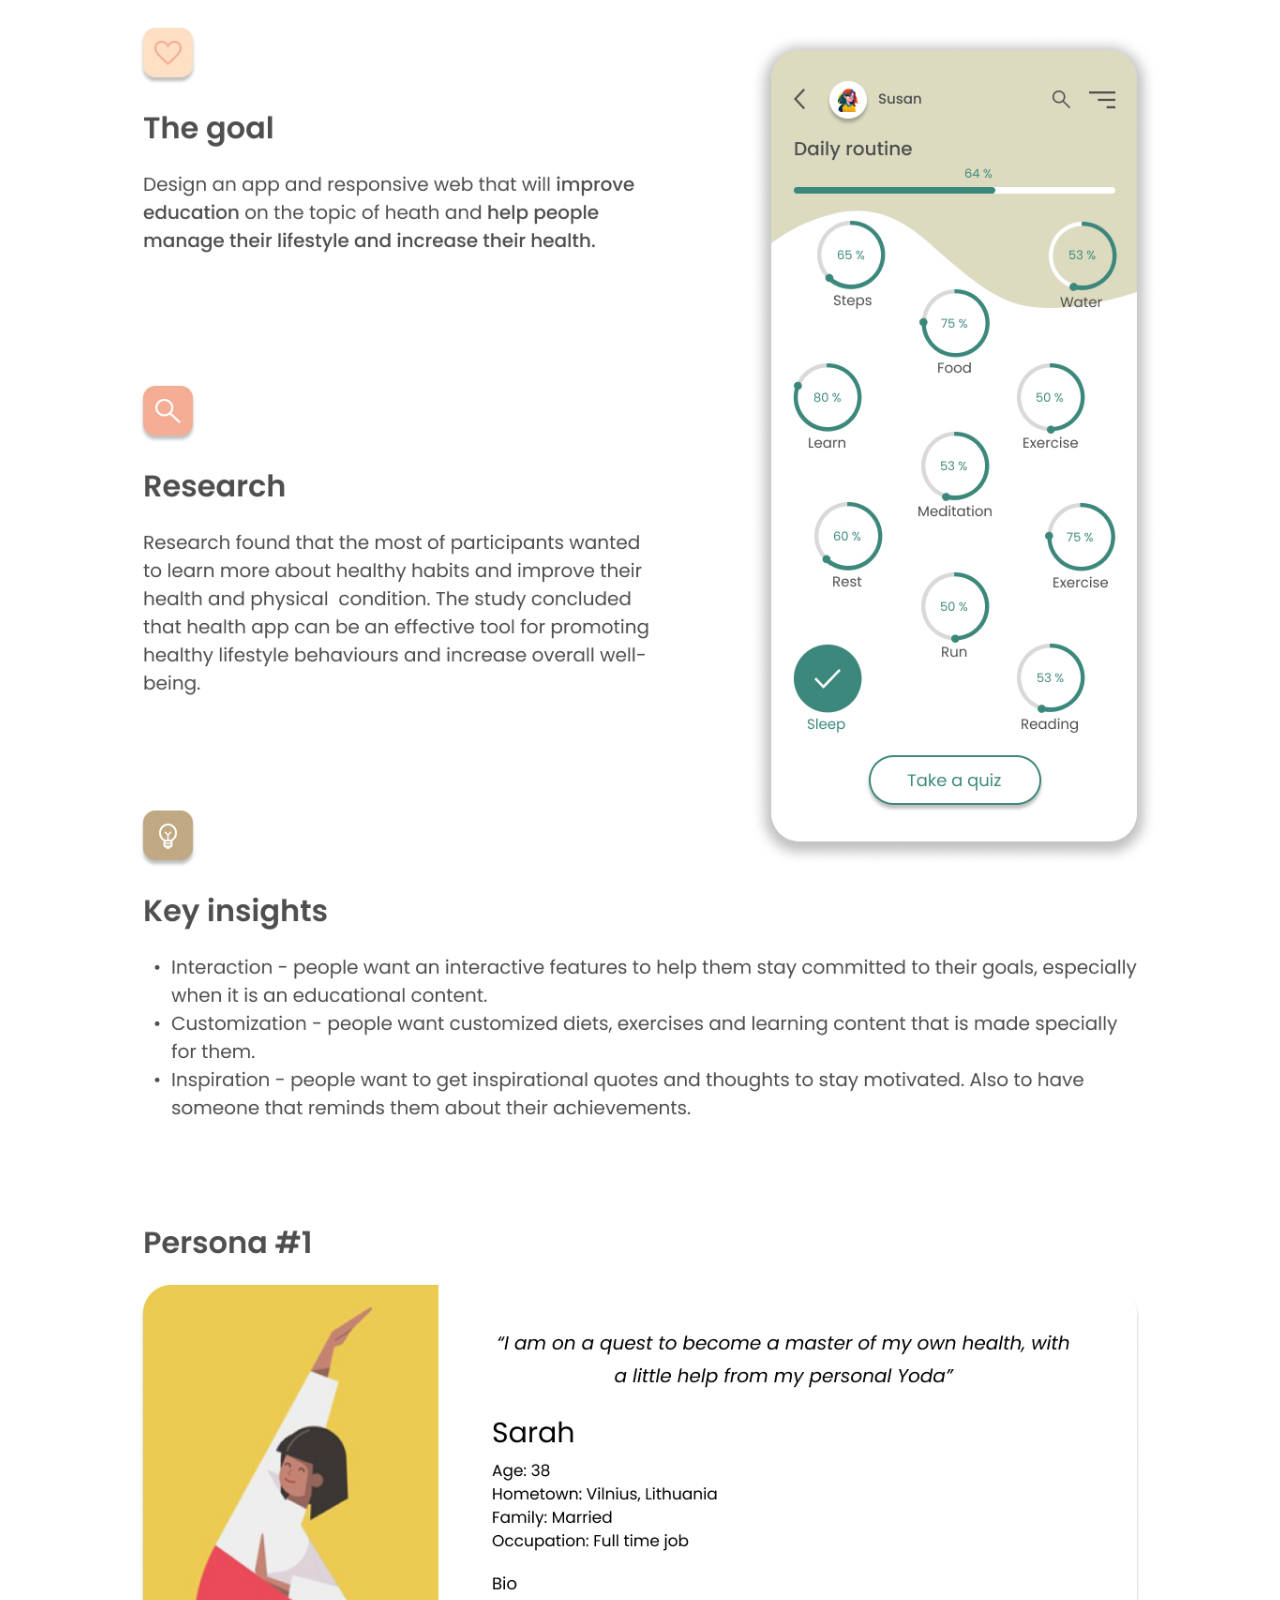
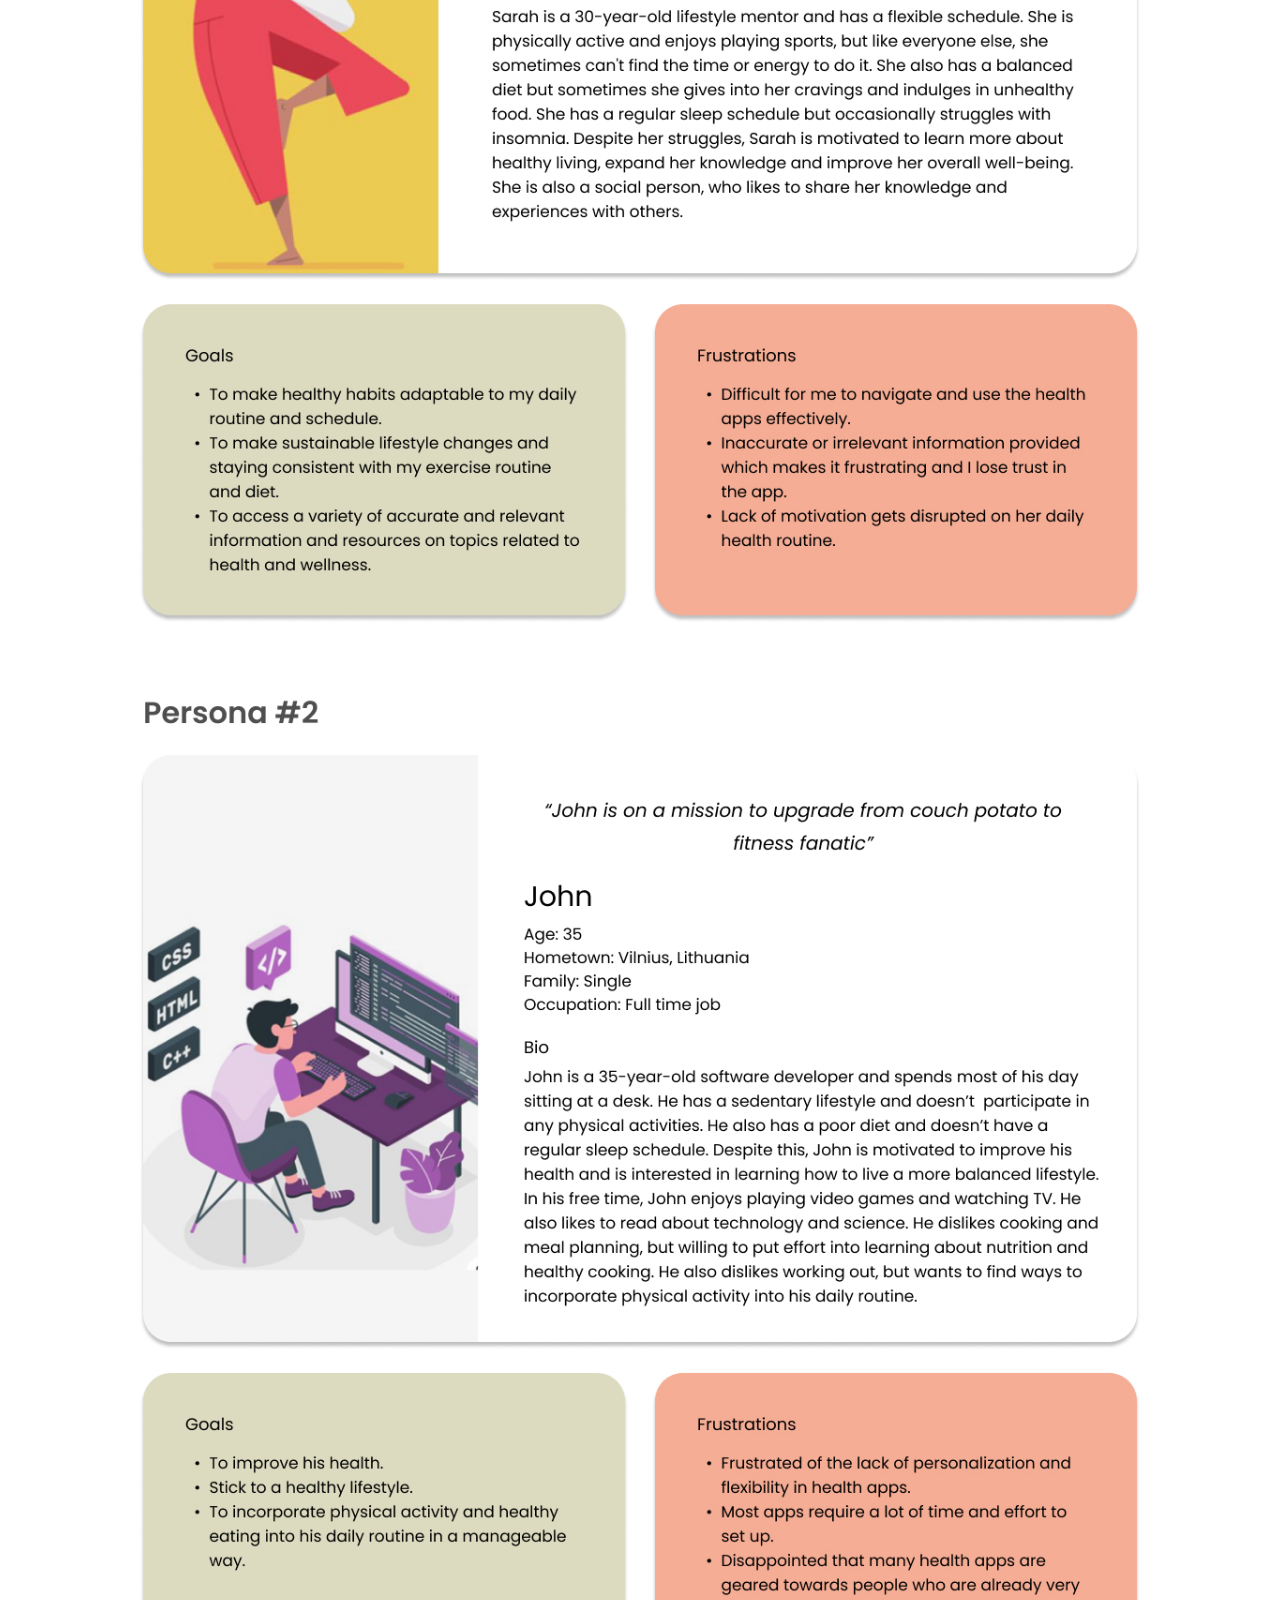
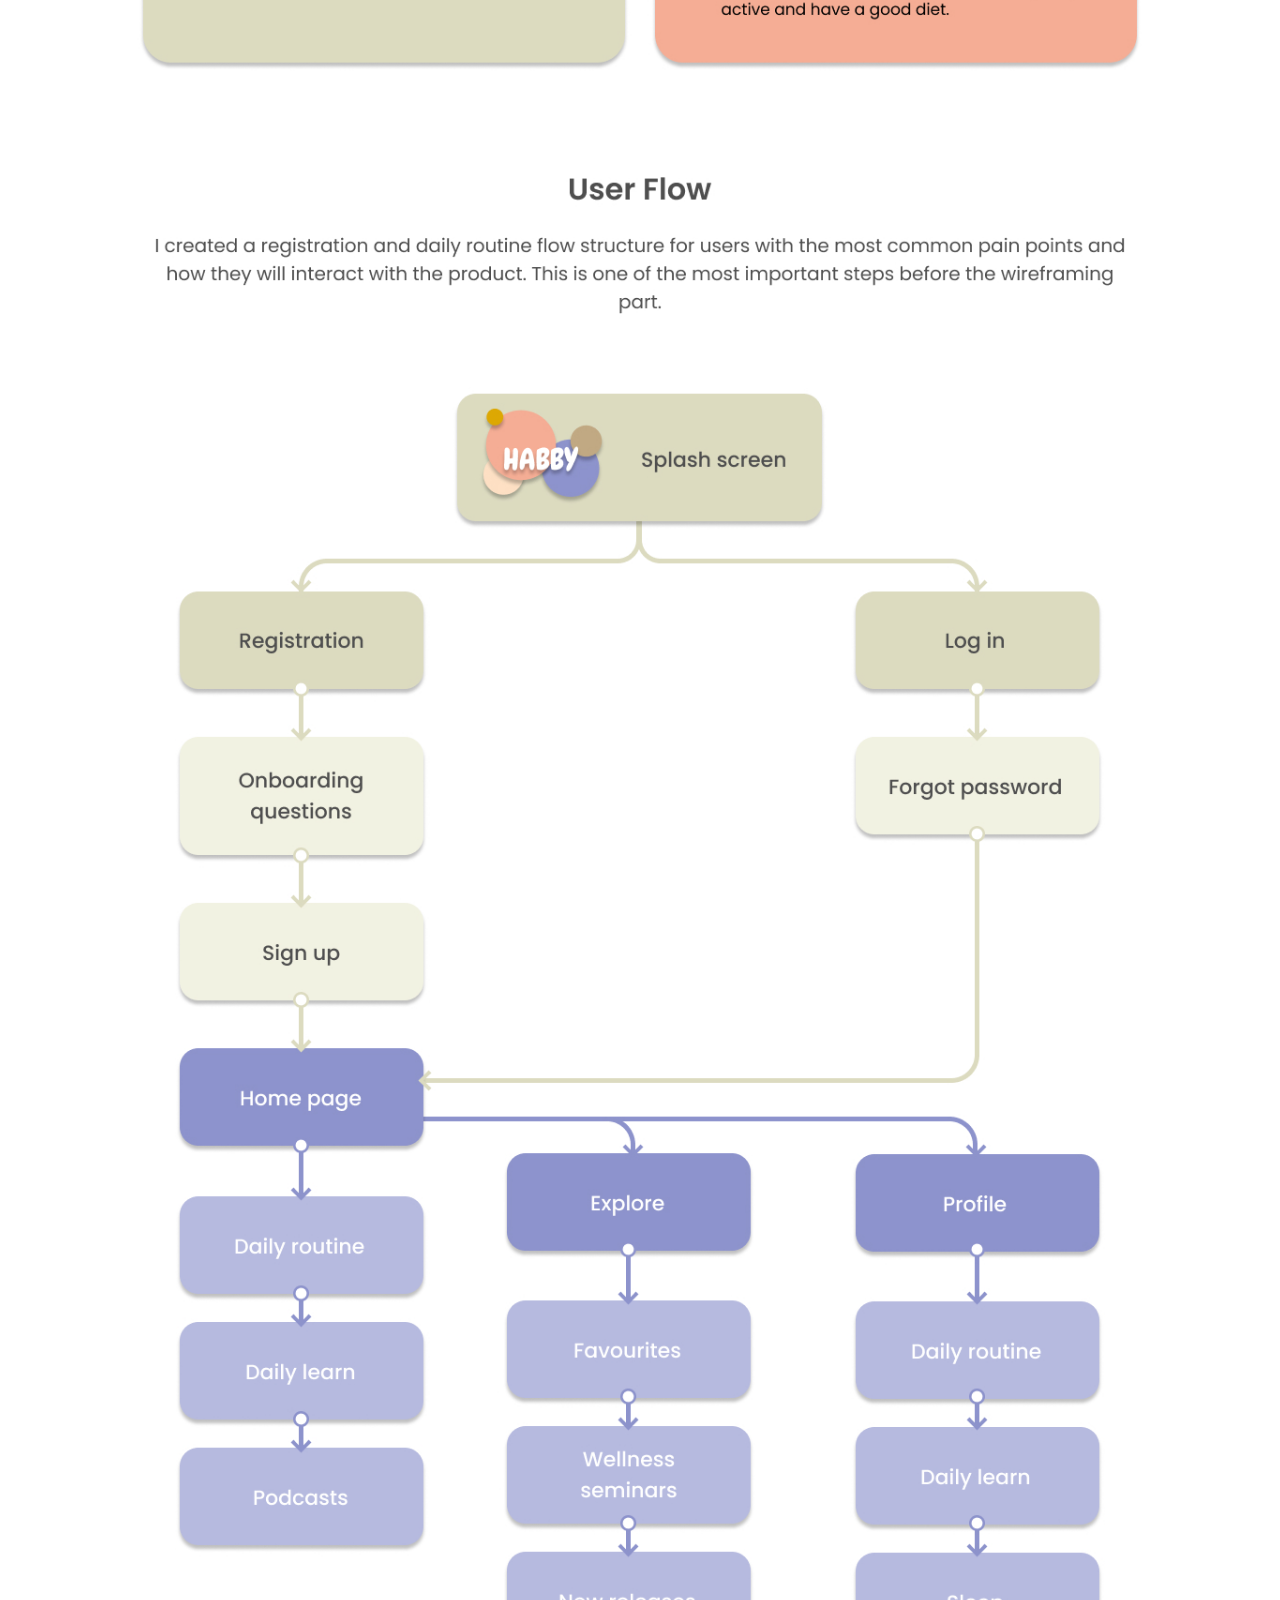
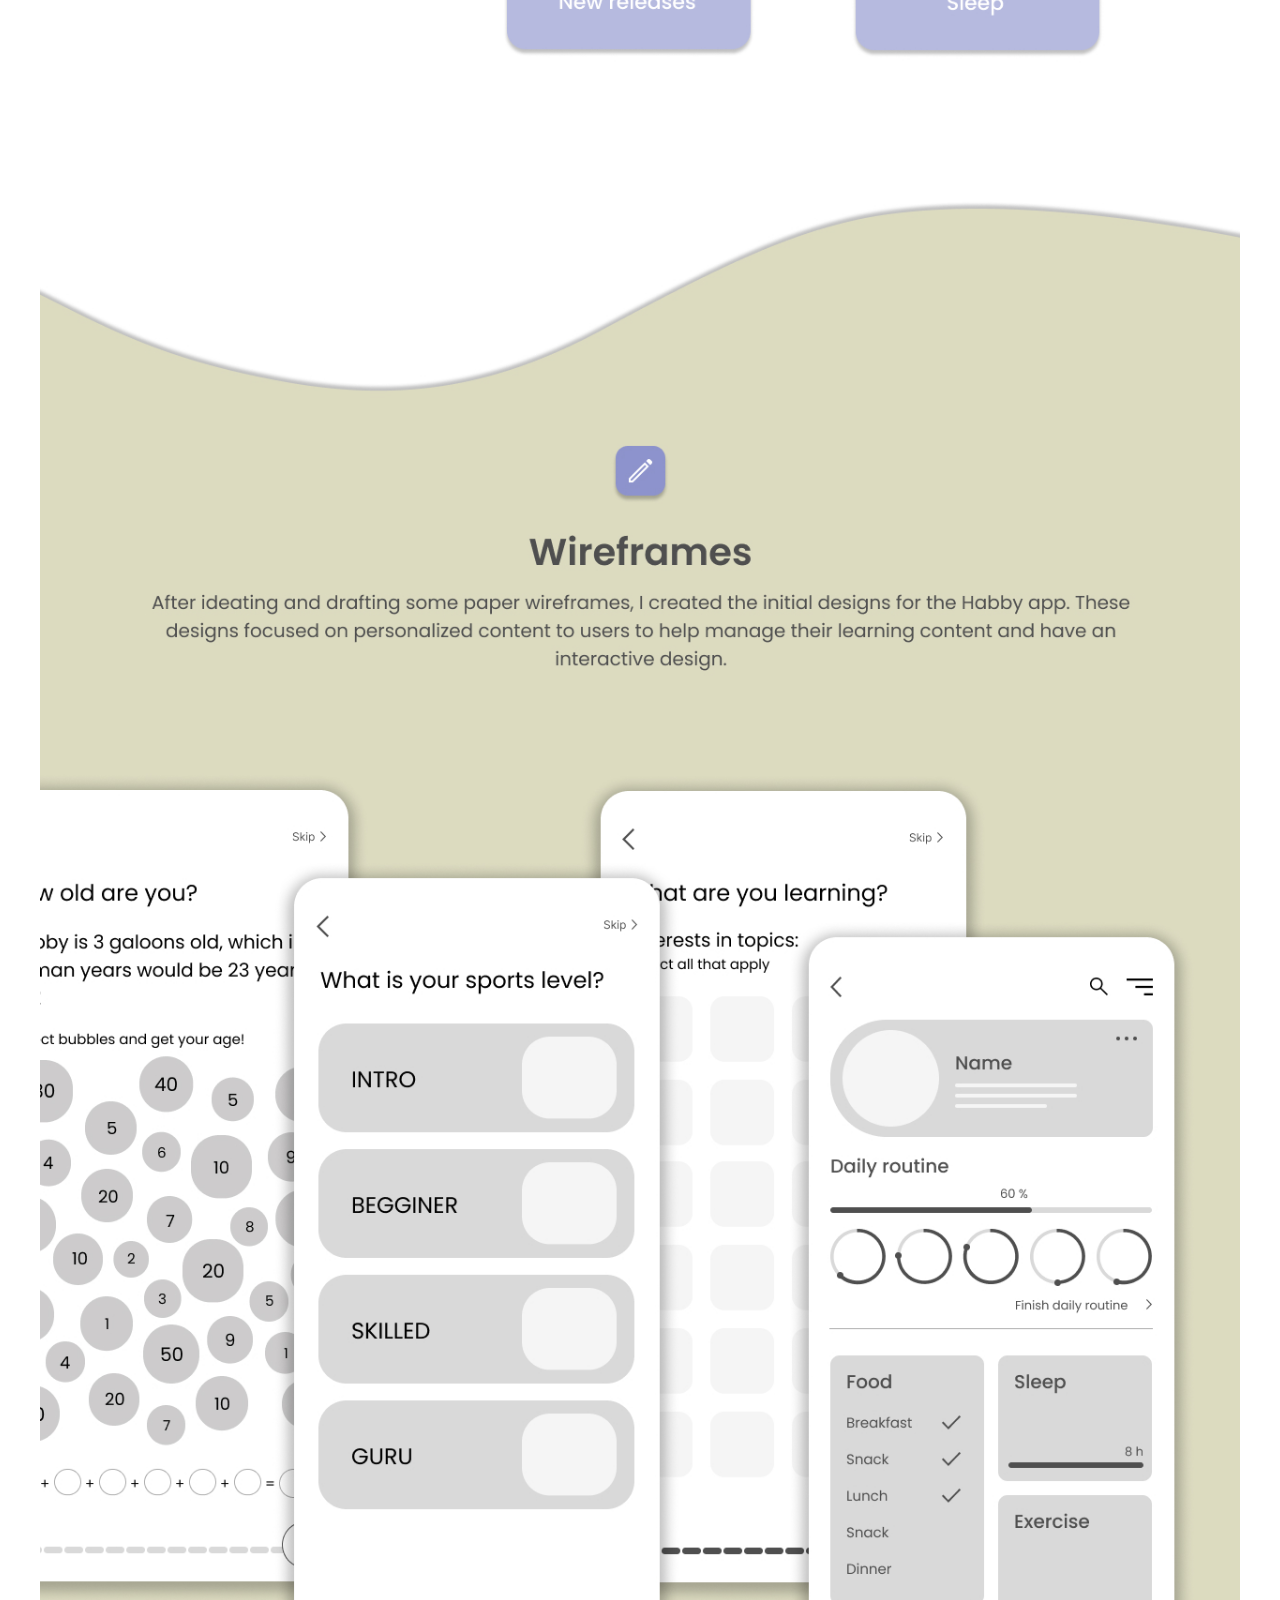
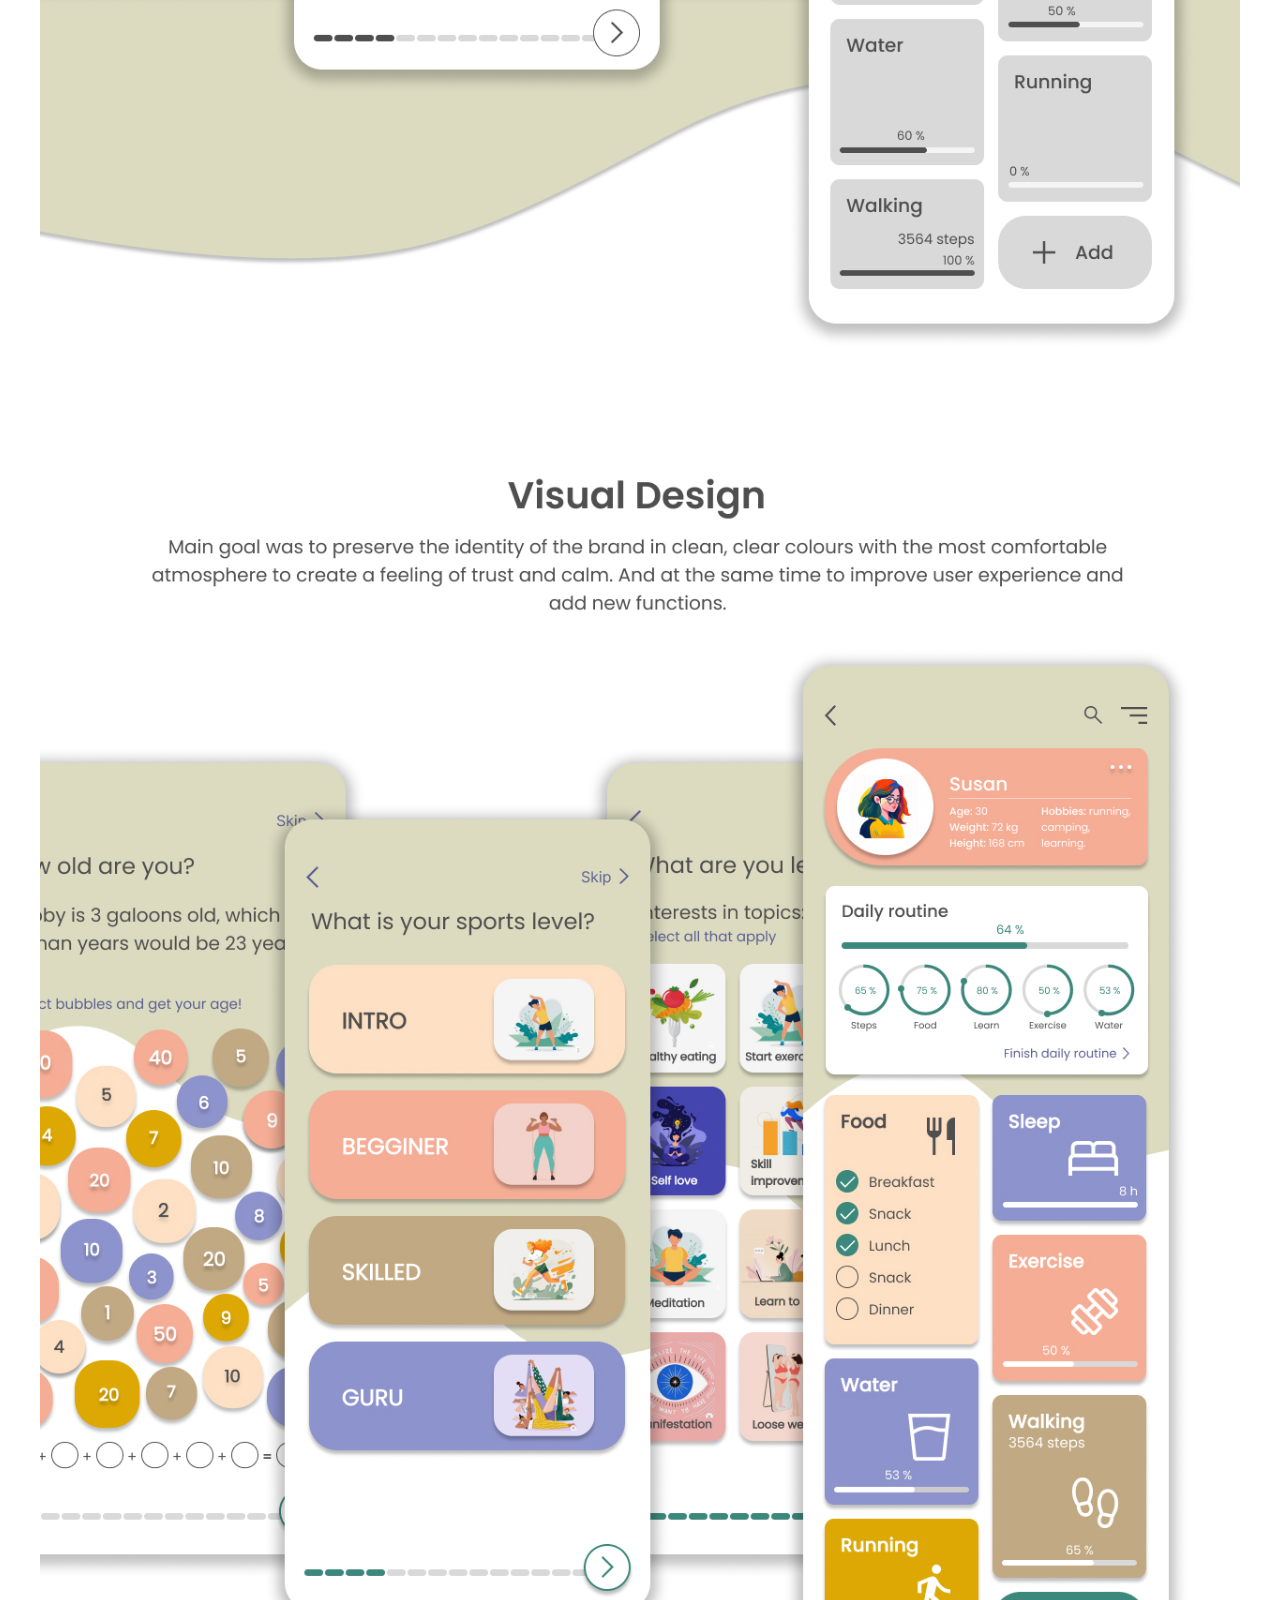
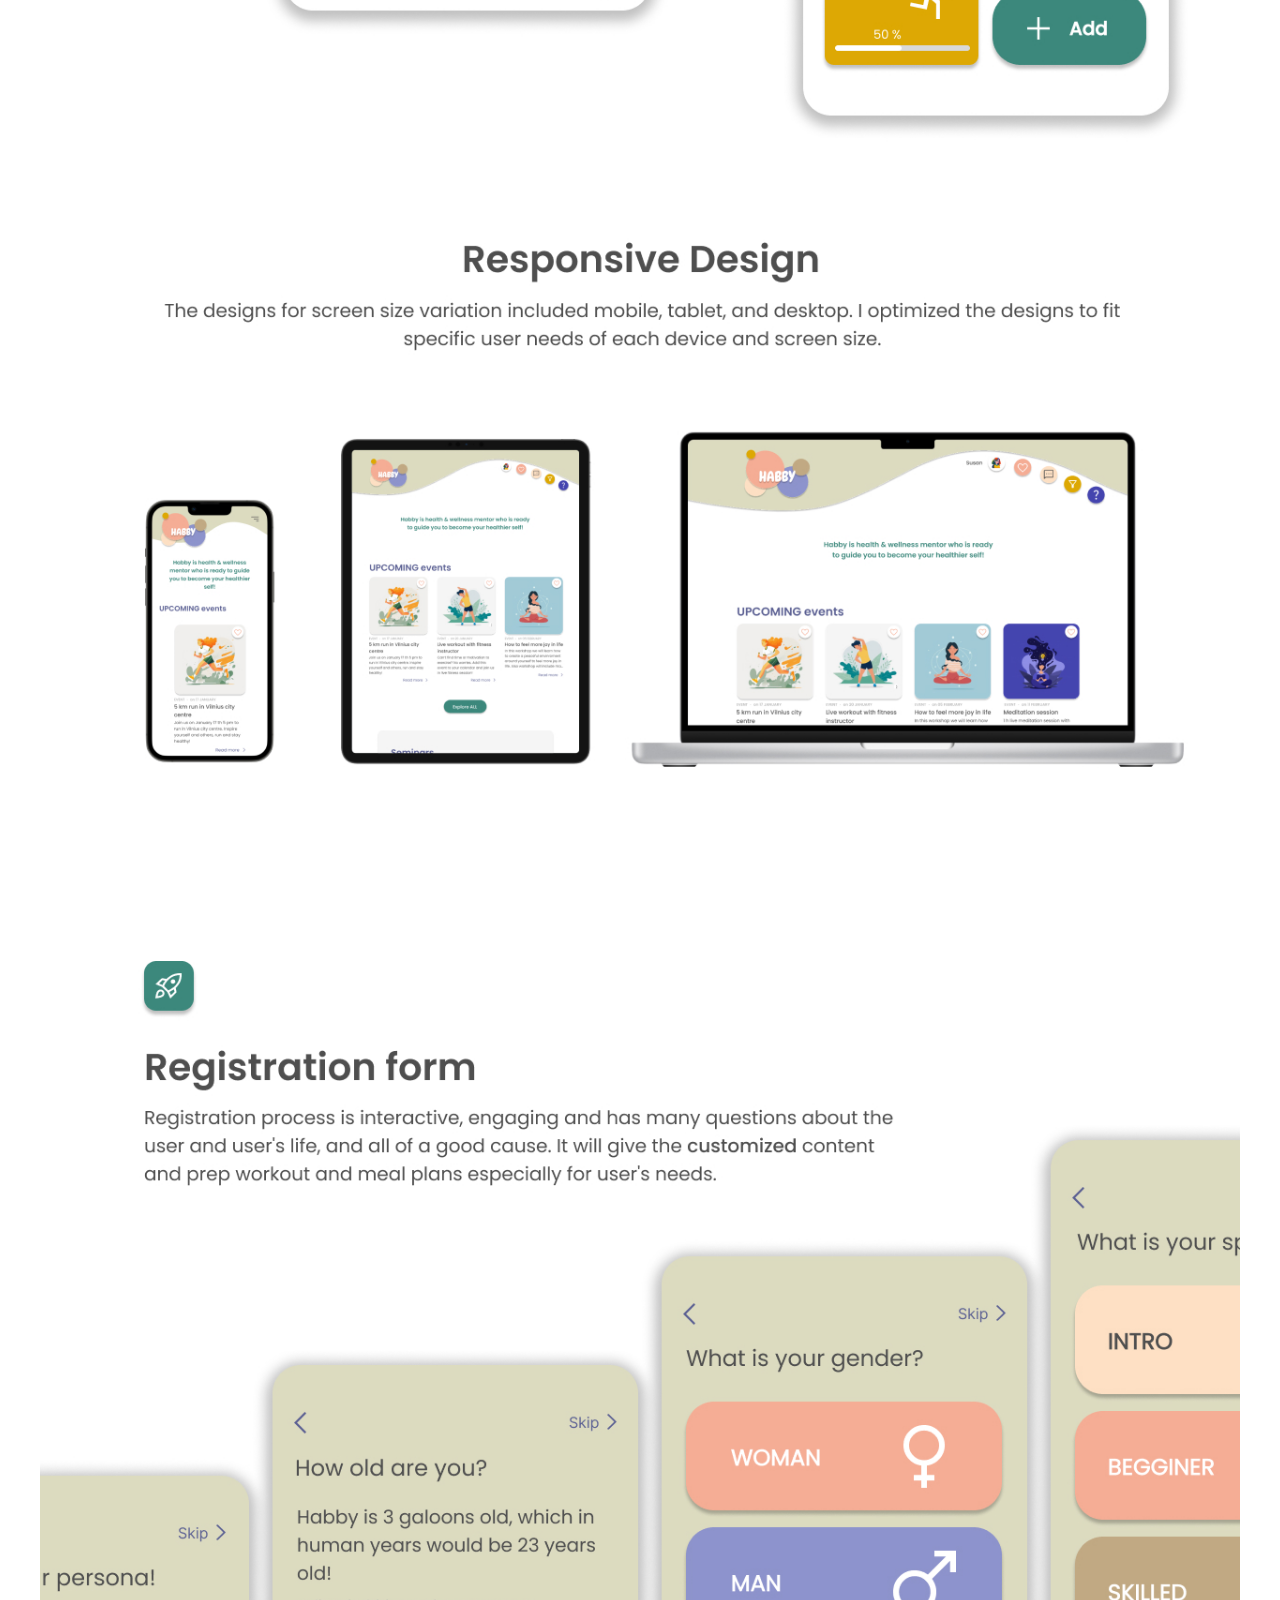
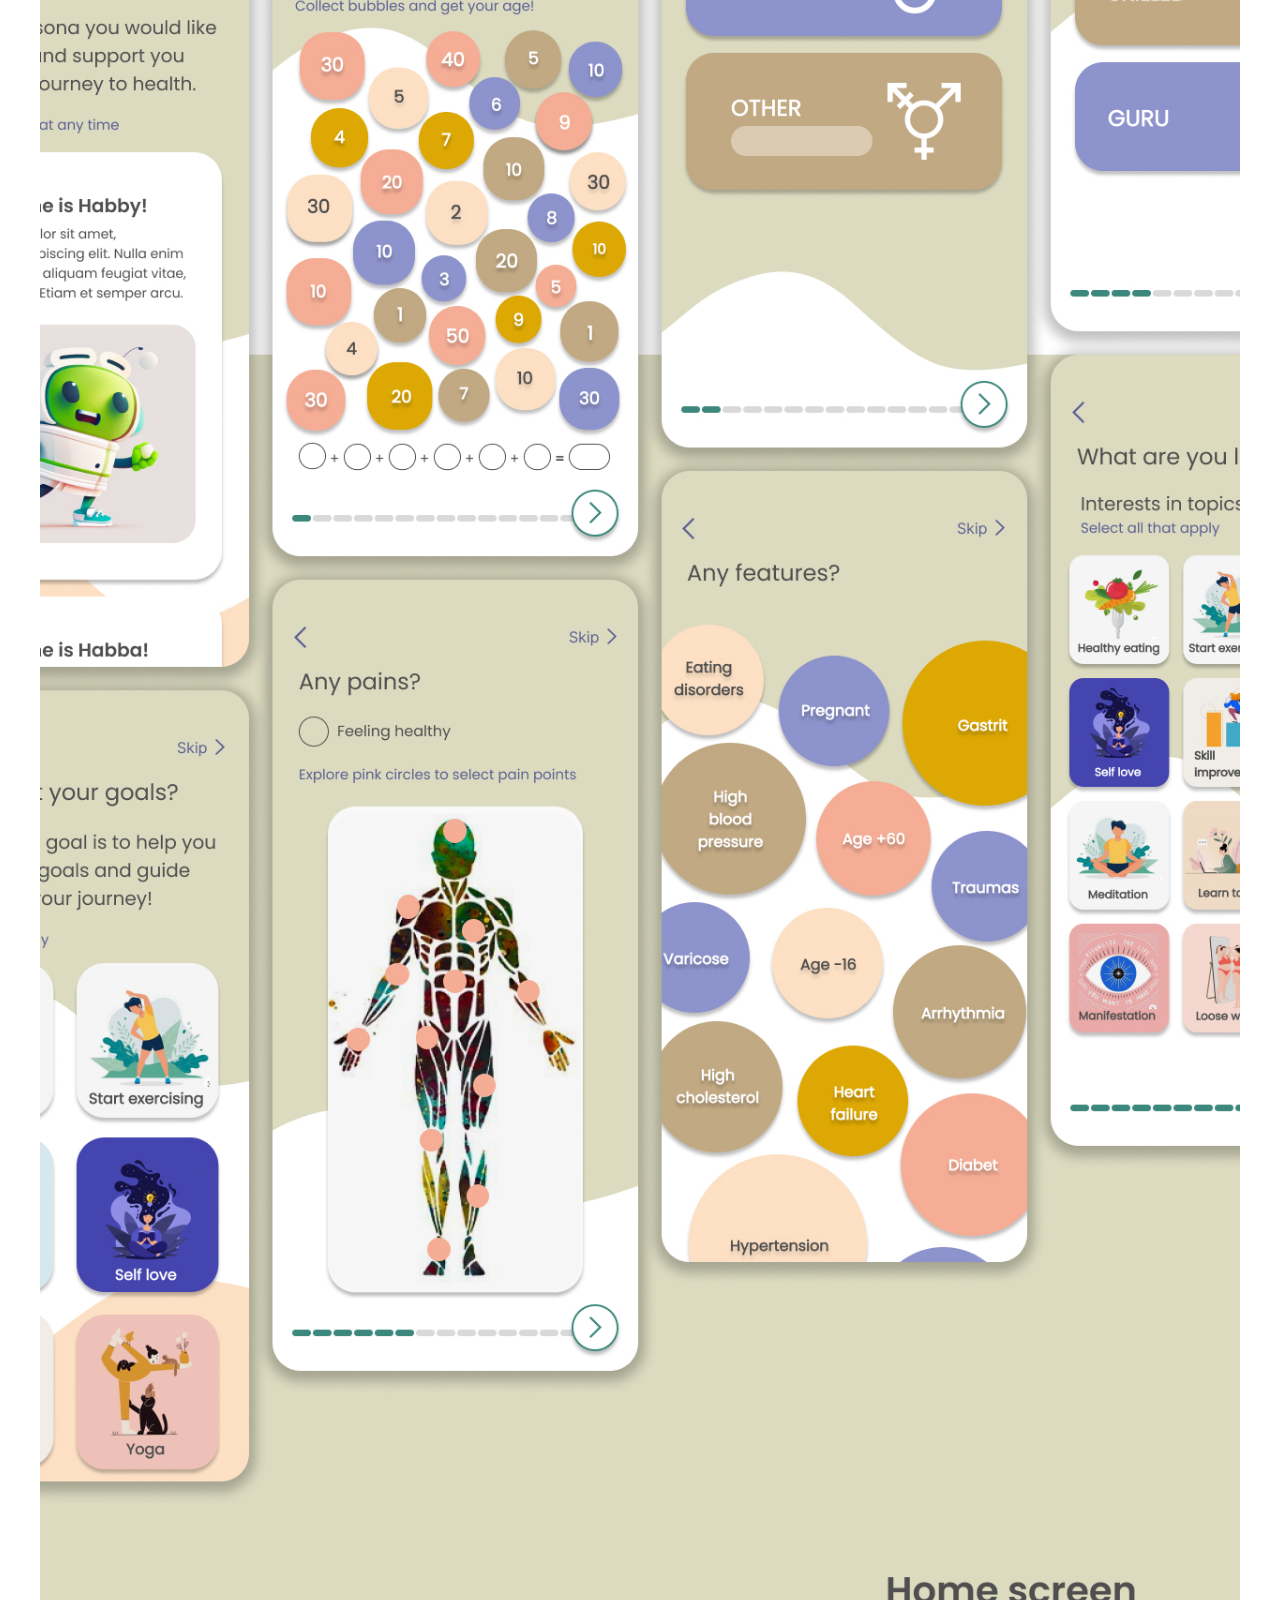
<file: habby.html>
<!DOCTYPE html>
<html lang="en">
<head>
    <meta charset="UTF-8">
    <meta http-equiv="X-UA-Compatible" content="IE=edge">
    <meta name="viewport" content="width=device-width, initial-scale=1.0">
    <title>Indrė Vaitkevičiūtė - Projects - Habby</title>
    <link rel="stylesheet" href="style.css">
    <link rel="stylesheet" href="case-studies.css">

    <link rel="preconnect" href="https://fonts.googleapis.com">
    <link rel="preconnect" href="https://fonts.gstatic.com" crossorigin>
    <link href="https://fonts.googleapis.com/css2?family=Poppins:wght@200;300;400;500;600&display=swap" rel="stylesheet">
    <link href="https://fonts.googleapis.com/css2?family=Days+One&display=swap" rel="stylesheet">
</head>
<body>
    <header class="header">
        <div class="header-content-wrapper">
            <div class="logo-wrapper">
                
            </div>
            <div class="menu-wrapper">
                <ul class="menu-list">
                    <li class="menu-item"><a href="index.html" class="menu-item-link">Home</a></li>
                    <li class="menu-item"><a href="about.html" class="menu-item-link">About</a></li>
                    <li class="menu-item"><a href="resume.html" class="menu-item-link">Resume</a></li>
                    <li class="menu-item"><a href="projects.html" class="menu-item-link">Projects</a></li>
                    <li class="menu-item"><a href="contacts.html" class="menu-item-link">Contacts</a></li>
                </ul>
            </div>
        </div>
    </header>

    <div class="project-container">
        <div class="project-text-wrapper">
            <h3 class="project-title">Habby</h3>
            <div class="project-description-wrapper">
                <p class="project-description">Mobile Application & Responsive Website</p>
                <p class="project-description">Knowledge of health & mental wellness in your pocket and at home</p>
                <p class="project-description">A mobile app that offers convenient access to online wellness and health treasure, anytime and anywhere. </p>
            </div>
        </div>
        <div class="project-wrapper">
            <img src="./images/habbycase1.jpg">
            <img src="./images/habbycase2.jpg">
            <img src="./images/habbycase3.jpg">
            <img src="./images/habbycase4.jpg">
            <img src="./images/habbycase5.jpg">
            <img src="./images/habbycase6.jpg">
            <img src="./images/habbycase7.jpg">
            <img src="./images/habbycase8.jpg">
            <img src="./images/habbycase9.jpg">
            <img src="./images/habbycase10.jpg">
            <img src="./images/habbycase11.jpg">
            <img src="./images/habbycase12.jpg">
            <img src="./images/habbycase13.jpg">
            <img src="./images/habbycase14.jpg">
        </div>
    </div>

    <footer class="footer">
        <div class="footer-content-wrapper">
            <div class="logo-wrapper">

            </div>
            <div class="content-wrapper">
                <div class="text-wrapper">
                    <h3 class="footer-title">Let's connect!</h3>
                    <ul class="contacts-list">
                        <li class="contact-item"><a class="contact-item-link" href="tel:863409771">+37063409771</a>
                        </li>
                        <li class="contact-item"><a class="contact-item-link" href="mailto:indre.vaitkeviciute96@gmail.com">indre.vaitkeviciute96@gmail.com</a>
                        </li>
                    </ul>
                </div>
                <div class="social-media-wrapper">
                    <a href="https://www.linkedin.com/in/indre-vaitkeviciute-83937b24b/" target="_blank">Linkedin</a>
                    <a href="https://www.instagram.com/uxui_frontend_i/" target="_blank">Instagram</a>
                    <a href="https://www.behance.net/indrevaitkev" target="_blank">Behance</a>
                </div>
            </div>
        </div>
    </footer>
    
</body>
</html>
</file>
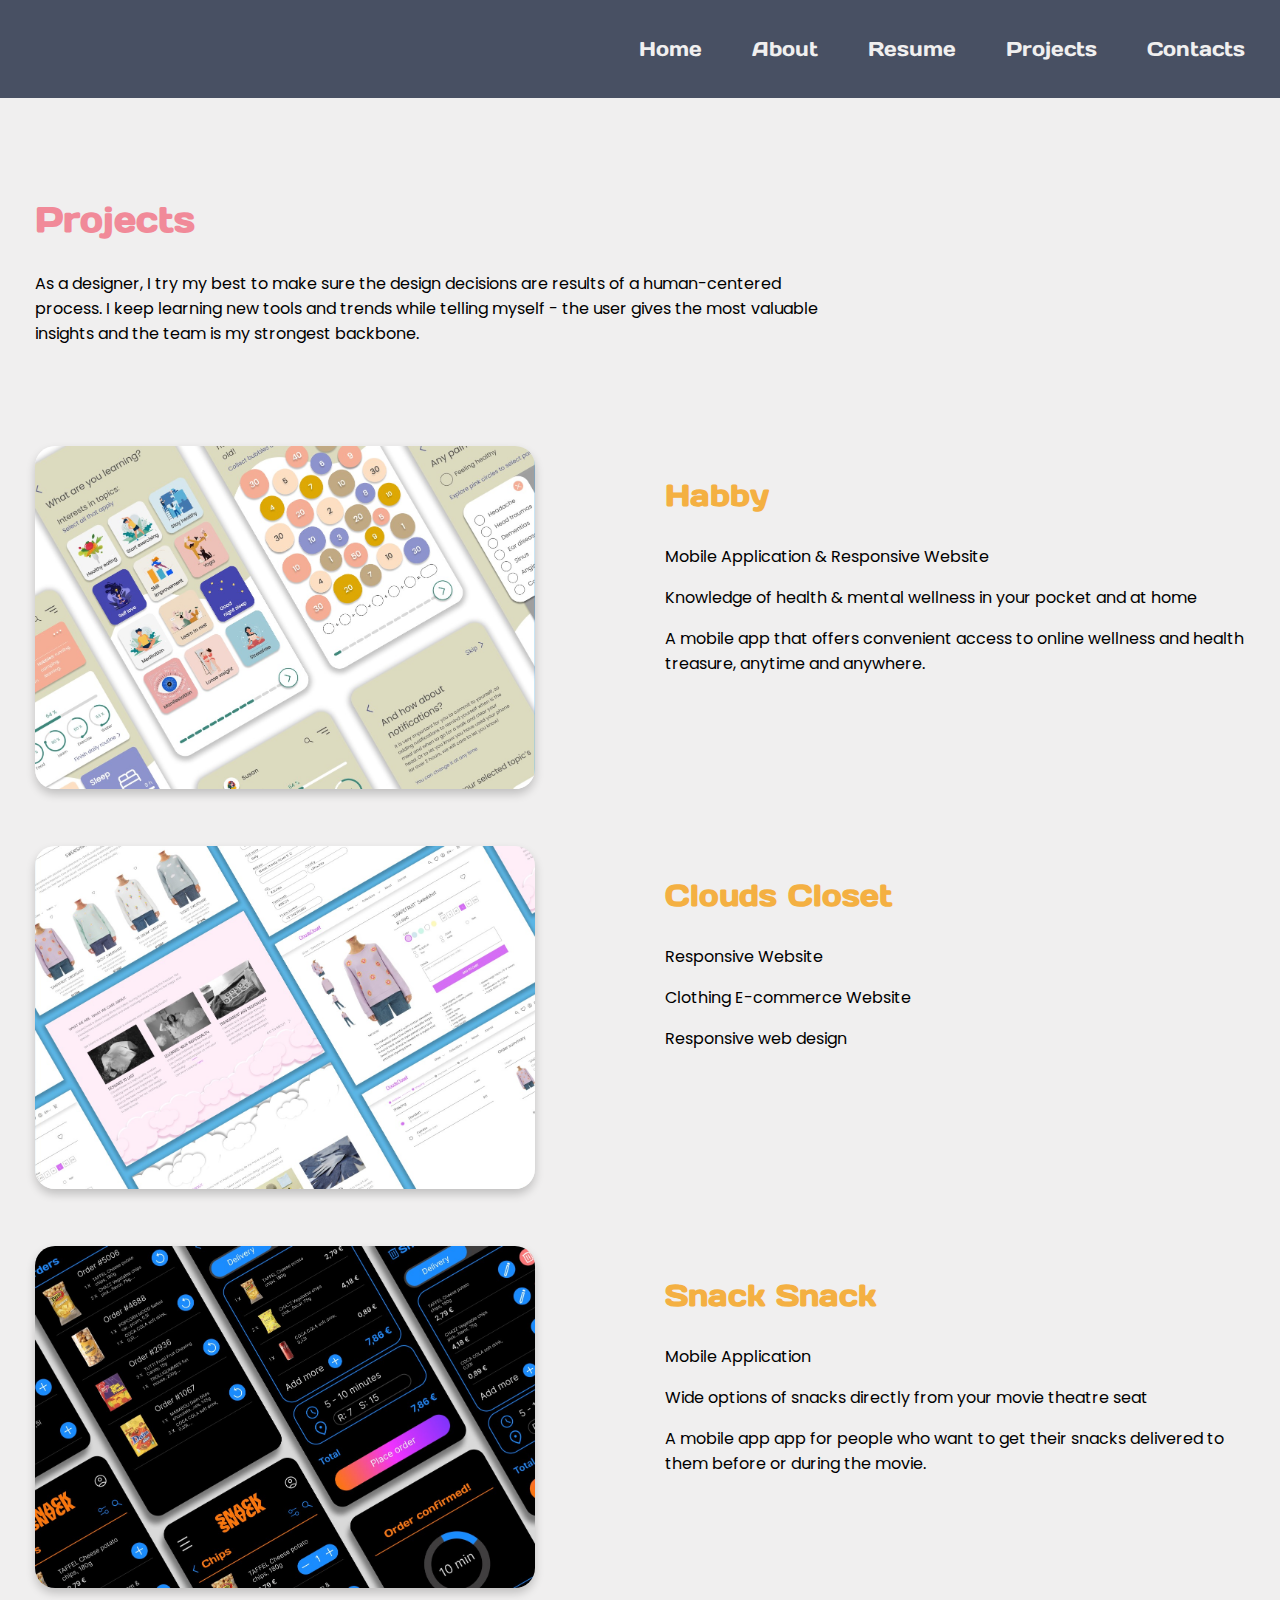
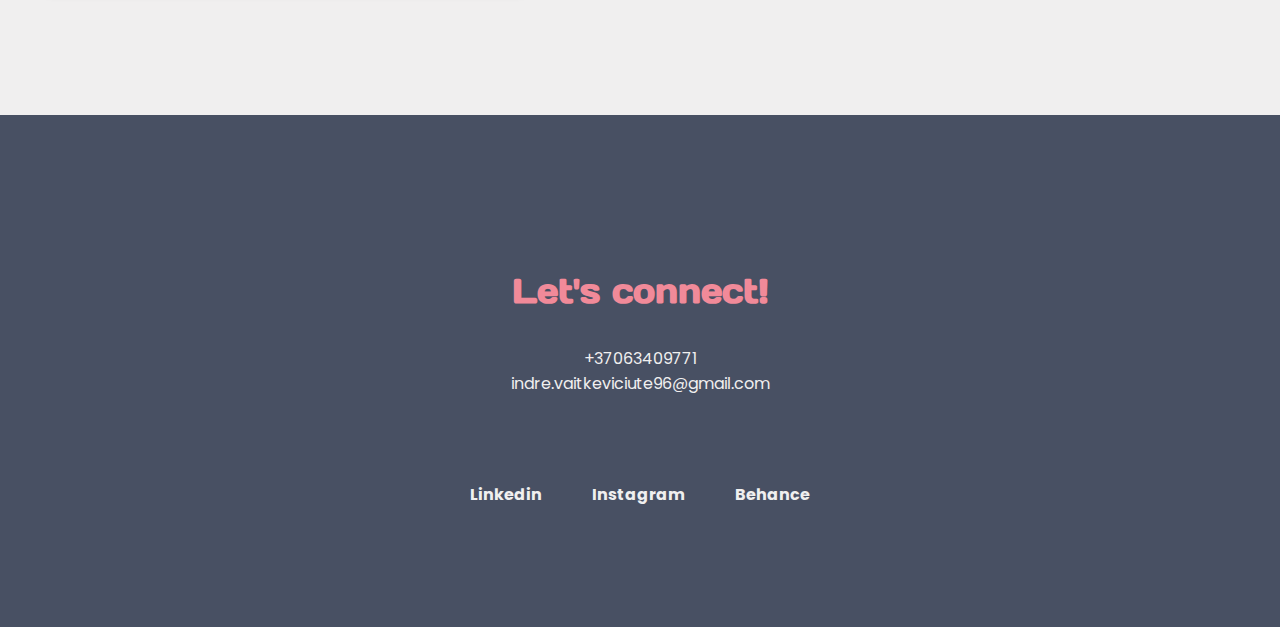
<file: projects.html>
<!DOCTYPE html>
<html lang="en">
<head>
    <meta charset="UTF-8">
    <meta http-equiv="X-UA-Compatible" content="IE=edge">
    <meta name="viewport" content="width=device-width, initial-scale=1.0">
    <title>Indrė Vaitkevičiūtė - Projects</title>
    <link rel="stylesheet" href="style.css">
    <link rel="stylesheet" href="projects.css">
    <link rel="preconnect" href="https://fonts.googleapis.com">
    <link rel="preconnect" href="https://fonts.gstatic.com" crossorigin>
    <link href="https://fonts.googleapis.com/css2?family=Poppins:wght@200;300;400;500;600&display=swap" rel="stylesheet">
    <link href="https://fonts.googleapis.com/css2?family=Days+One&display=swap" rel="stylesheet">
</head>
<body>
    <header class="header">
        <div class="header-content-wrapper">
            <div class="logo-wrapper">
                
            </div>
            <div class="menu-wrapper">
                <ul class="menu-list">
                    <li class="menu-item"><a href="index.html" class="menu-item-link">Home</a></li>
                    <li class="menu-item"><a href="about.html" class="menu-item-link">About</a></li>
                    <li class="menu-item"><a href="resume.html" class="menu-item-link">Resume</a></li>
                    <li class="menu-item"><a href="projects.html" class="menu-item-link">Projects</a></li>
                    <li class="menu-item"><a href="contacts.html" class="menu-item-link">Contacts</a></li>
                </ul>
            </div>
        </div>
    </header>

    <div class="project-content-container">
        <div class="project-content-wrapper">
            <h2 class="project-content-title">Projects</h2>
            <p class="project-content-description">As a designer, I try my best to make sure the design decisions are results of a human-centered process. I keep learning new tools and trends while telling myself - the user gives the most valuable insights and the team is my strongest backbone.</p>
            <div class="projects-wrapper">
                <div class="project">
                    <div class="img-wrapper">
                        <a href="habby.html" class="image-link"><img src="./images/habby 2.jpg" width="500px" alt="habby project"></a>
                    </div>
                    <div class="project-text-wrapper">
                        <h3 class="project-title">Habby</h3>
                        <div class="project-description-wrapper">
                            <p class="project-description">Mobile Application & Responsive Website</p>
                            <p class="project-description">Knowledge of health & mental wellness in your pocket and at home</p>
                            <p class="project-description">A mobile app that offers convenient access to online wellness and health treasure, anytime and anywhere. </p>
                        </div>
                        
                    </div>
                </div>
                <div class="project">
                    <div class="img-wrapper">
                        <a href="cc.html" class="image-link"><img src="./images/clouds closet.jpg" width="500px" alt="habby project"></a>
                    </div>
                    <div class="project-text-wrapper">
                        <h3 class="project-title">Clouds Closet</h3>
                        <div class="project-description-wrapper">
                            <p class="project-description">Responsive Website</p>
                            <p class="project-description">Clothing E-commerce Website</p>
                            <p class="project-description">Responsive web design</p>
                        </div>
                    </div>
                </div>
                <div class="project">
                    <div class="img-wrapper">
                        <a href="snack.html" class="image-link"><img src="./images/snack.jpg" width="500px" alt="habby project"></a>
                    </div>
                    <div class="project-text-wrapper">
                        <h3 class="project-title">Snack Snack</h3>
                        <div class="project-description-wrapper">
                            <p class="project-description">Mobile Application</p>
                            <p class="project-description">Wide options of snacks directly from your movie theatre seat</p>
                            <p class="project-description">A mobile app app for people who want to get their snacks delivered to them before or during the movie.</p>
                        </div>
                    </div>
                </div>
            </div>
        </div>
    </div>

    <footer class="footer">
        <div class="footer-content-wrapper">
            <div class="logo-wrapper">

            </div>
            <div class="content-wrapper">
                <div class="text-wrapper">
                    <h3 class="footer-title">Let's connect!</h3>
                    <ul class="contacts-list">
                        <li class="contact-item"><a class="contact-item-link" href="tel:863409771">+37063409771</a>
                        </li>
                        <li class="contact-item"><a class="contact-item-link" href="mailto:indre.vaitkeviciute96@gmail.com">indre.vaitkeviciute96@gmail.com</a>
                        </li>
                    </ul>
                </div>
                <div class="social-media-wrapper">
                    <a href="https://www.linkedin.com/in/indre-vaitkeviciute-83937b24b/" target="_blank">Linkedin</a>
                    <a href="https://www.instagram.com/uxui_frontend_i/" target="_blank">Instagram</a>
                    <a href="https://www.behance.net/indrevaitkev" target="_blank">Behance</a>
                </div>
            </div>
        </div>
    </footer>
    
</body>
</html>
</file>
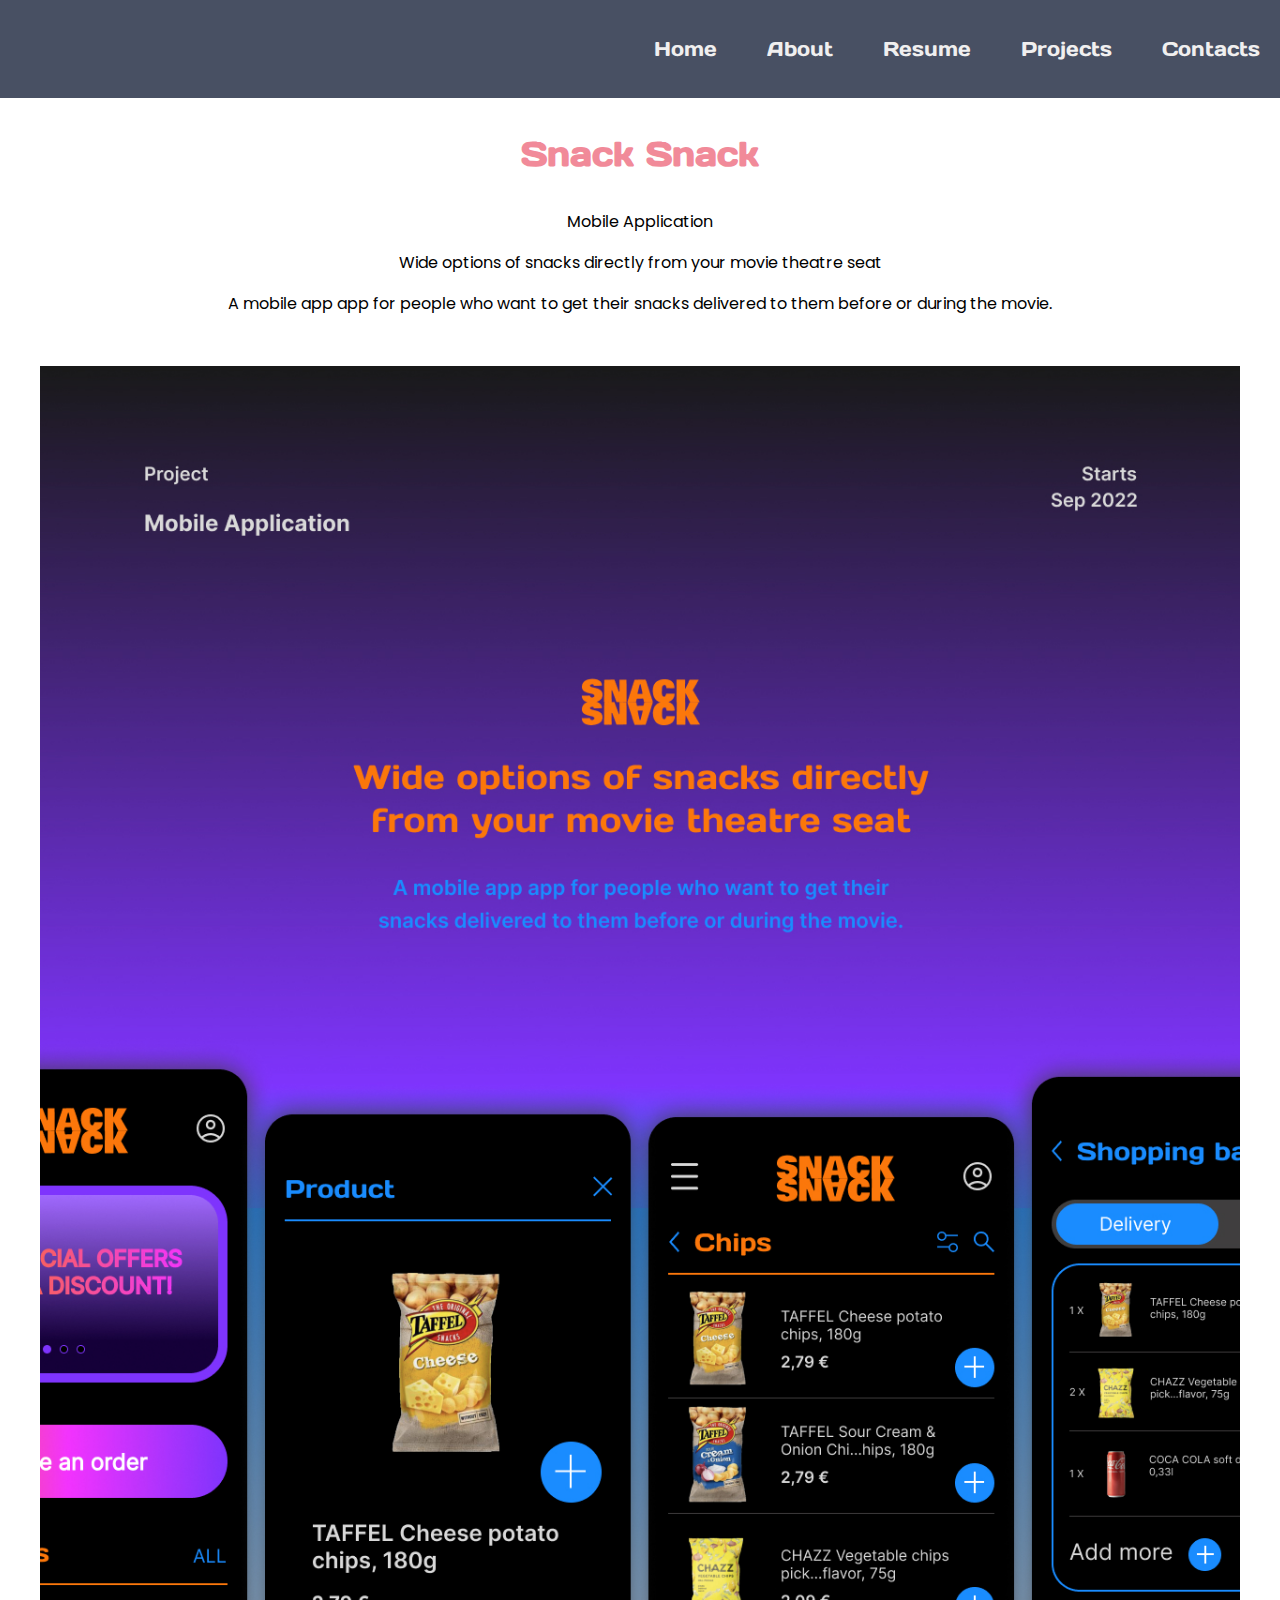
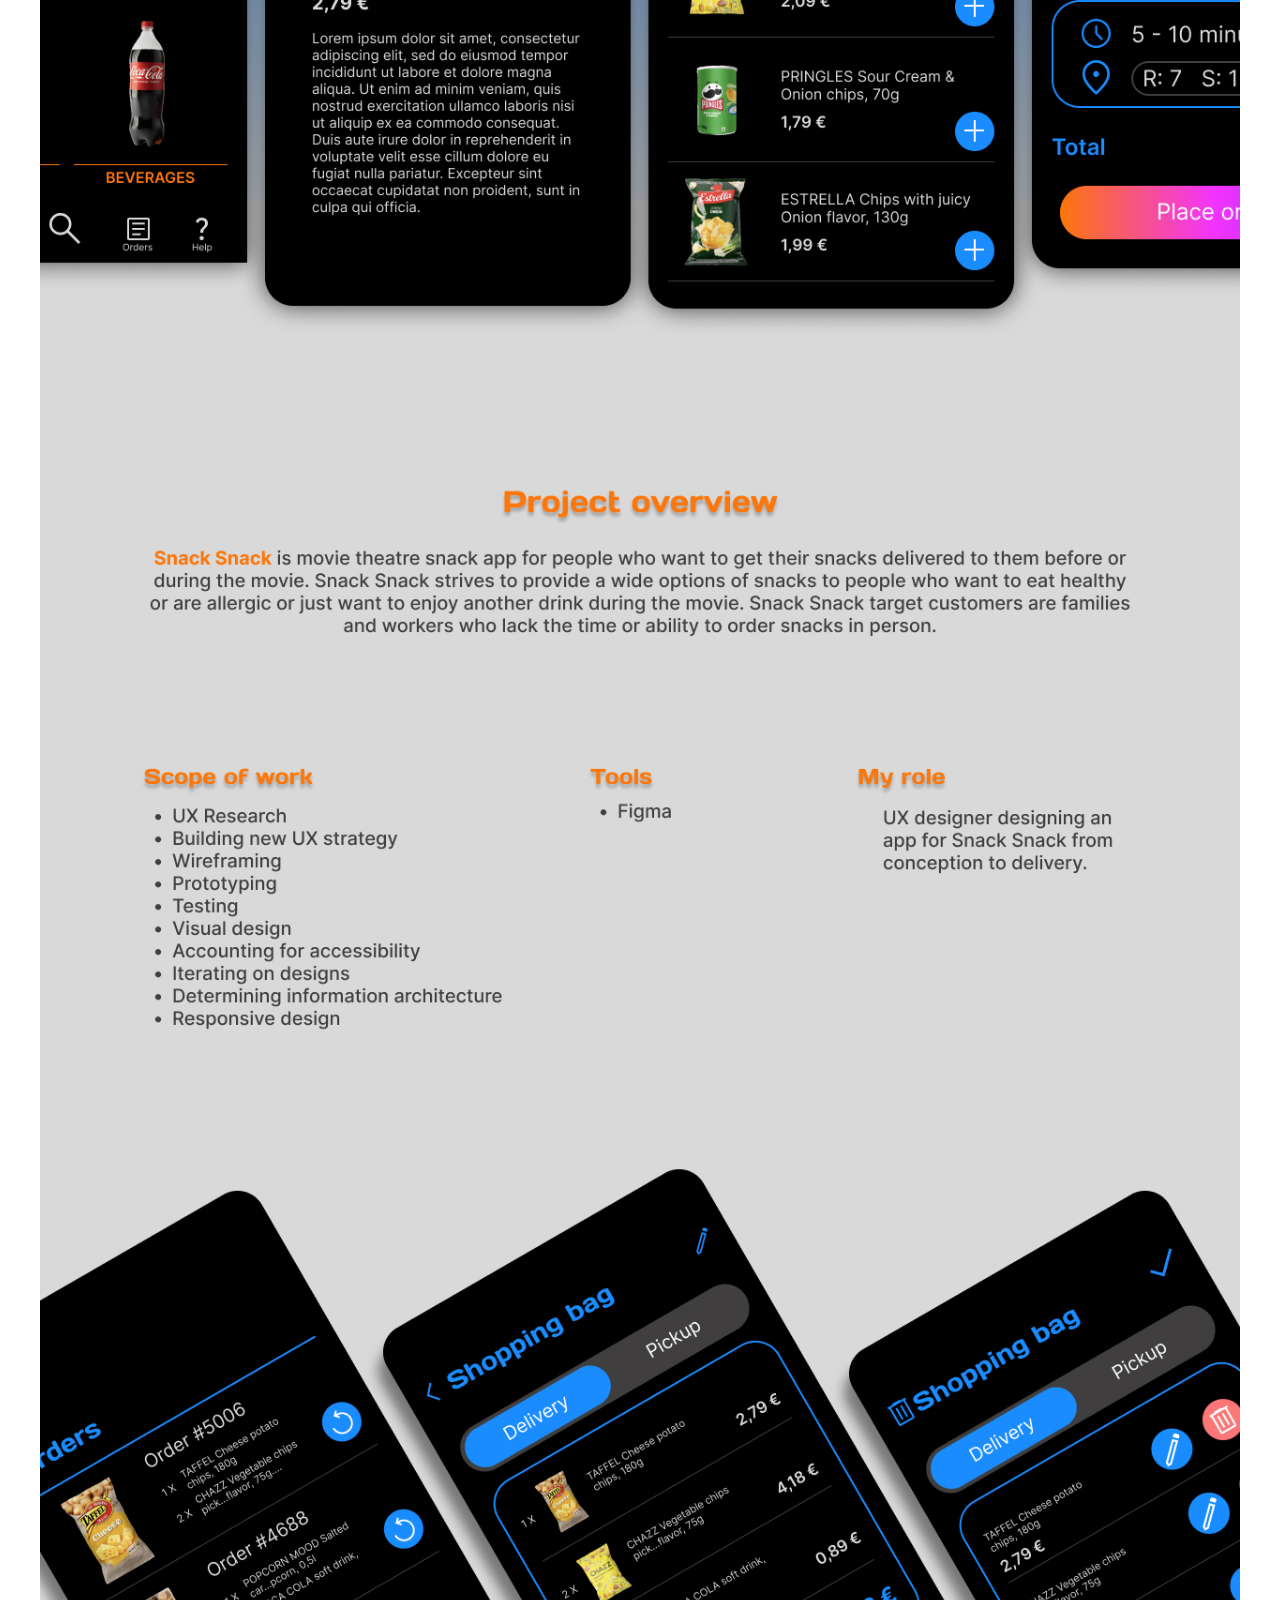
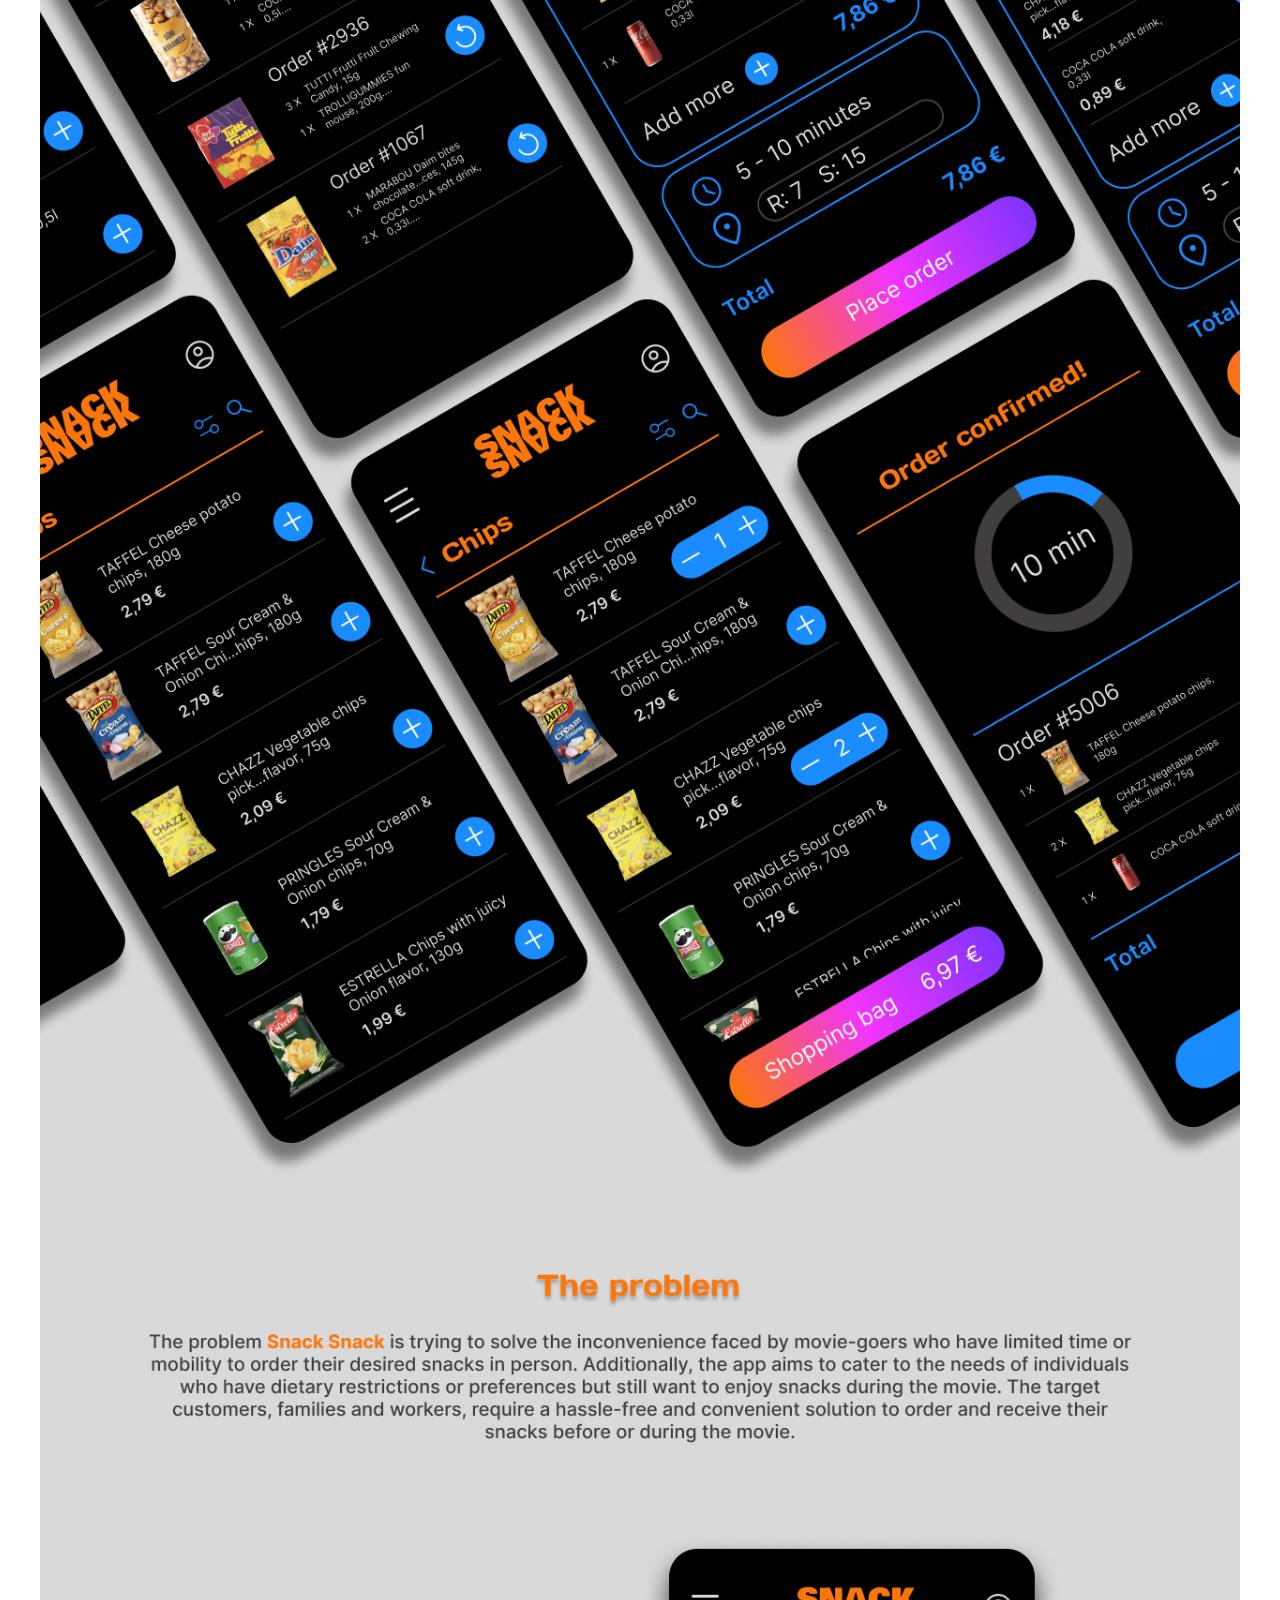
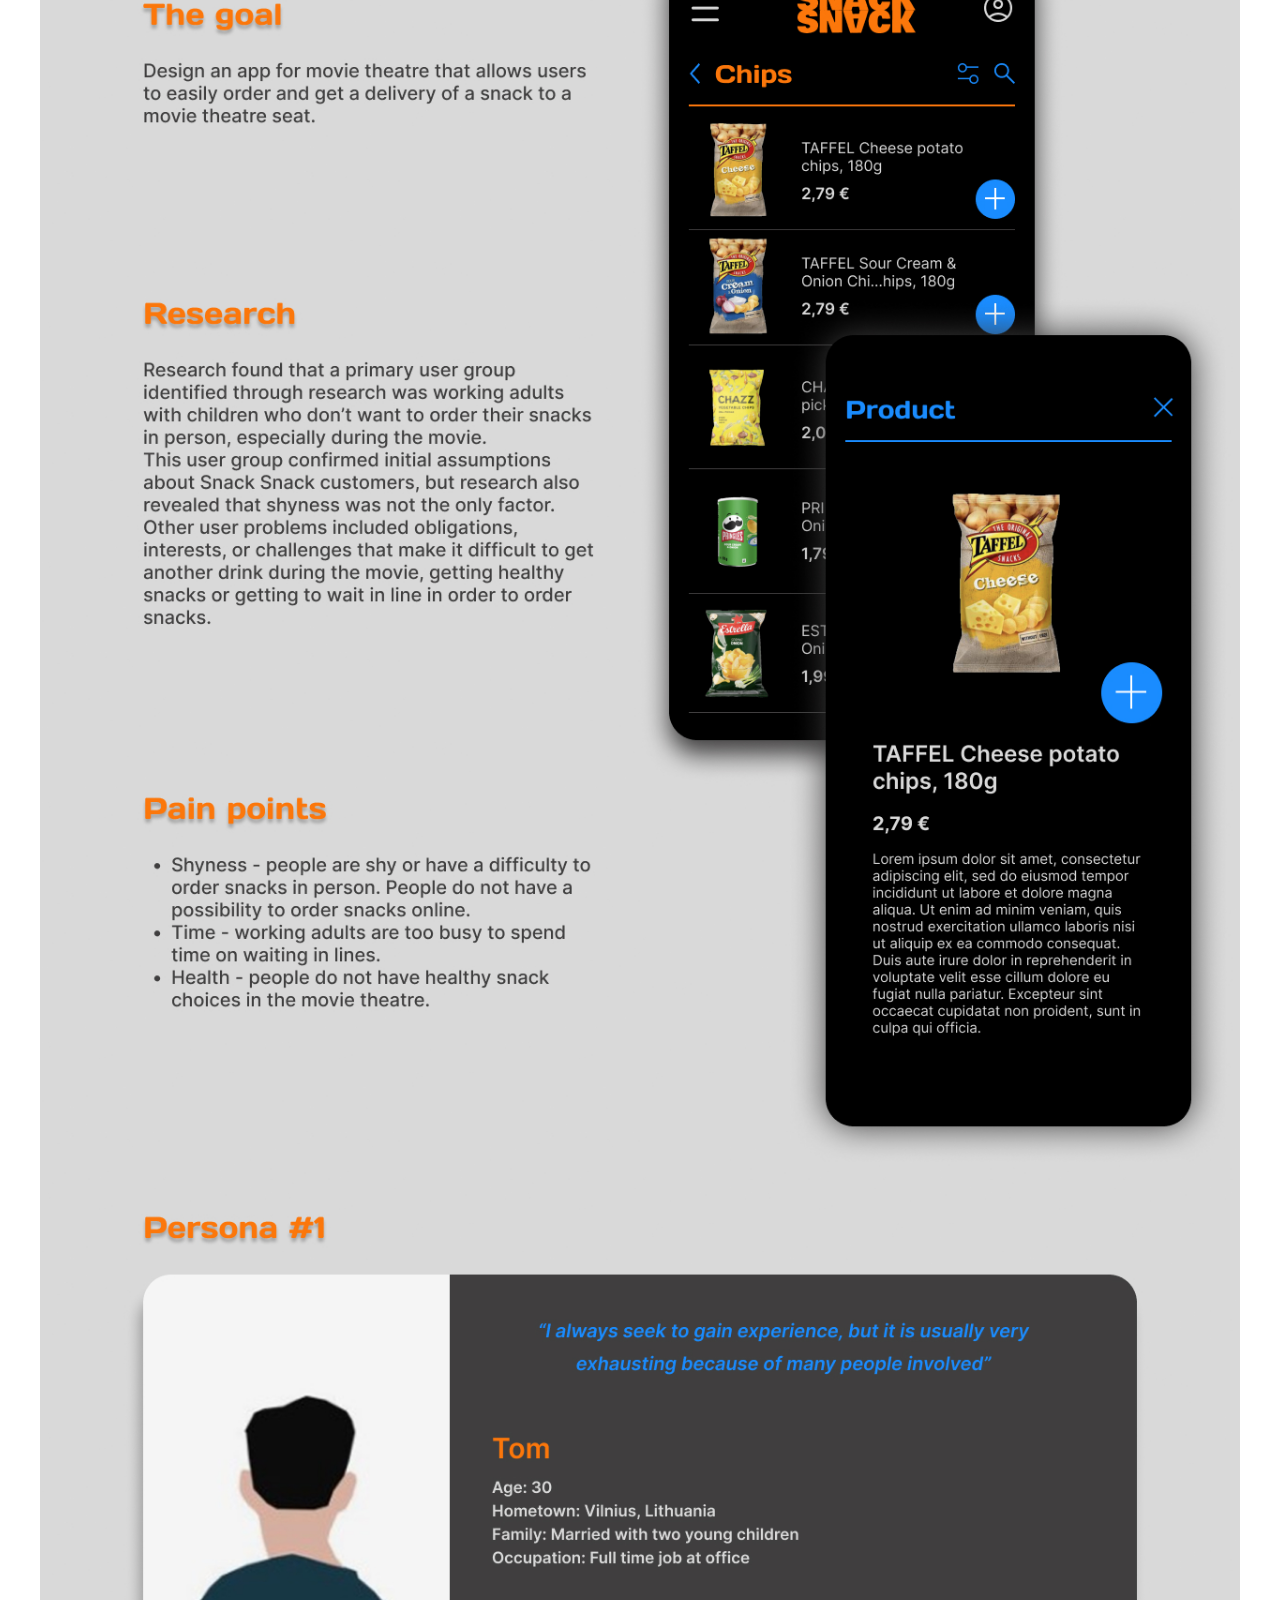
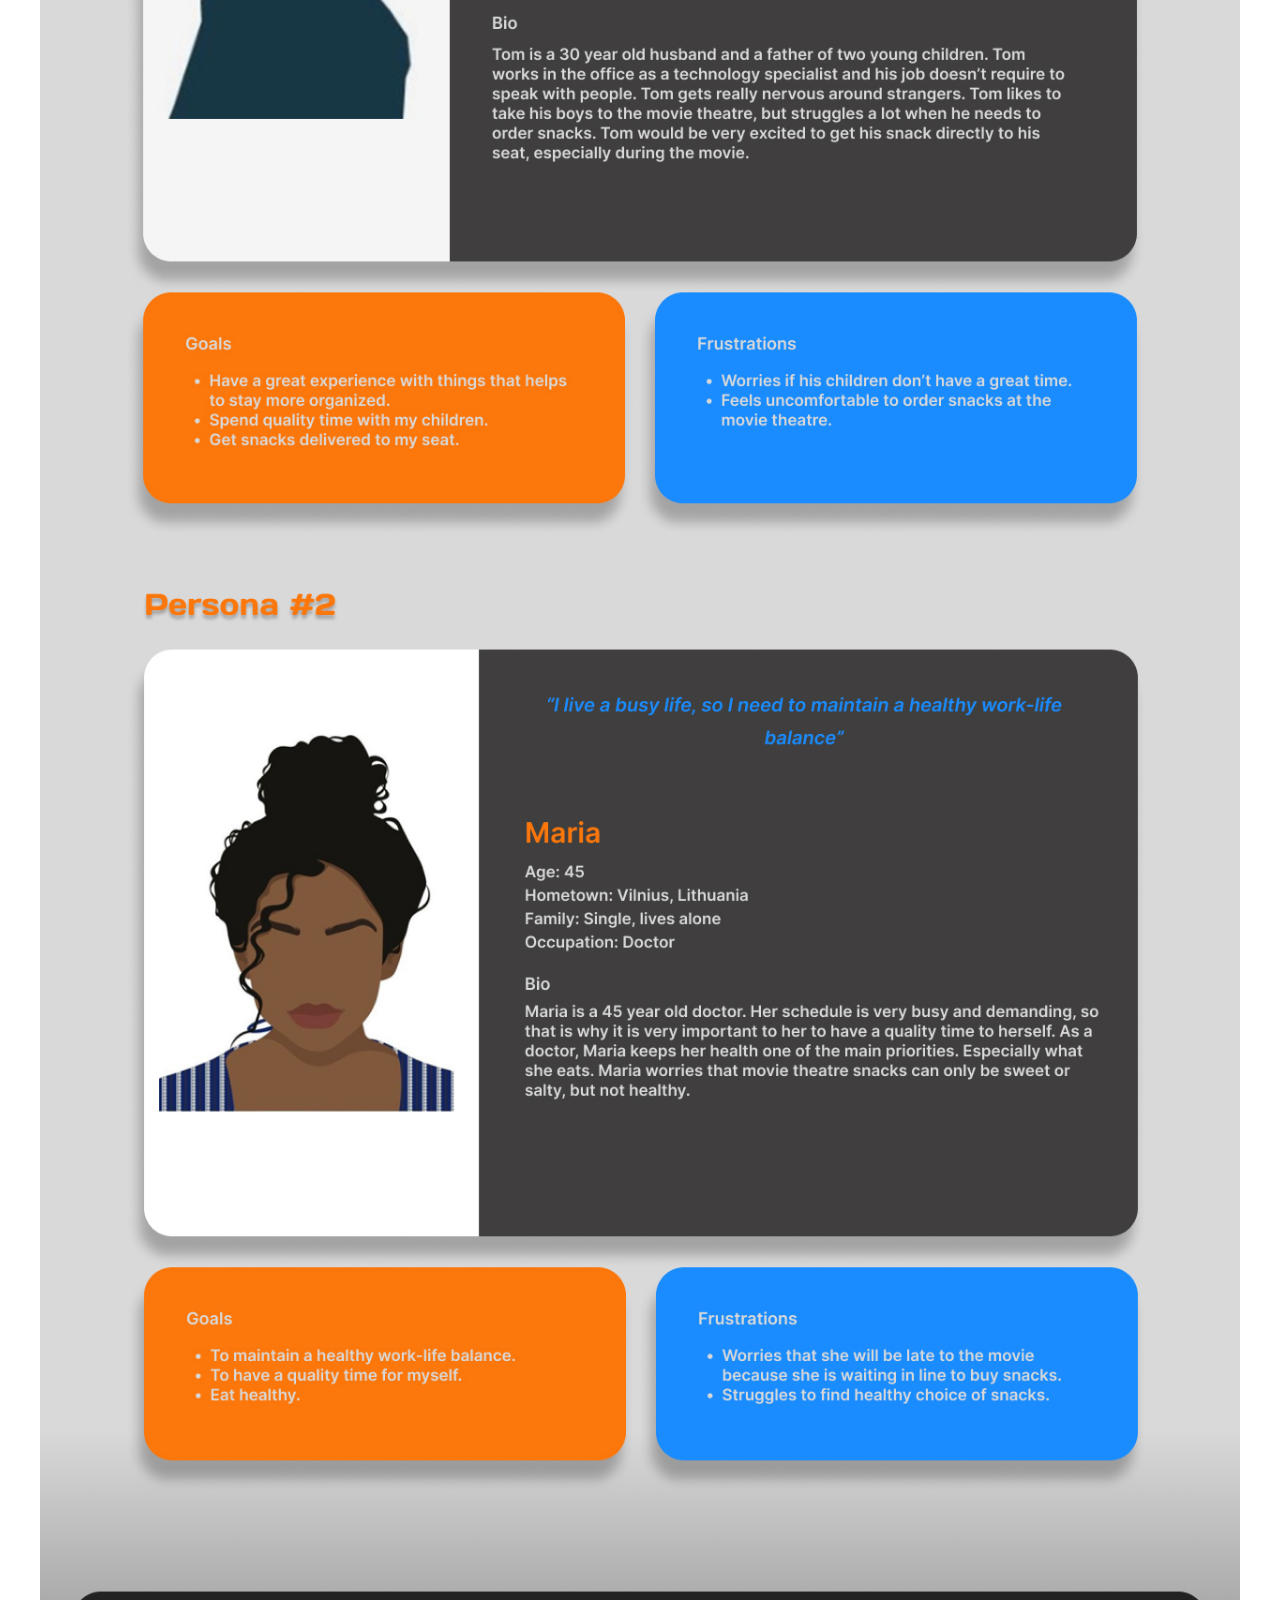
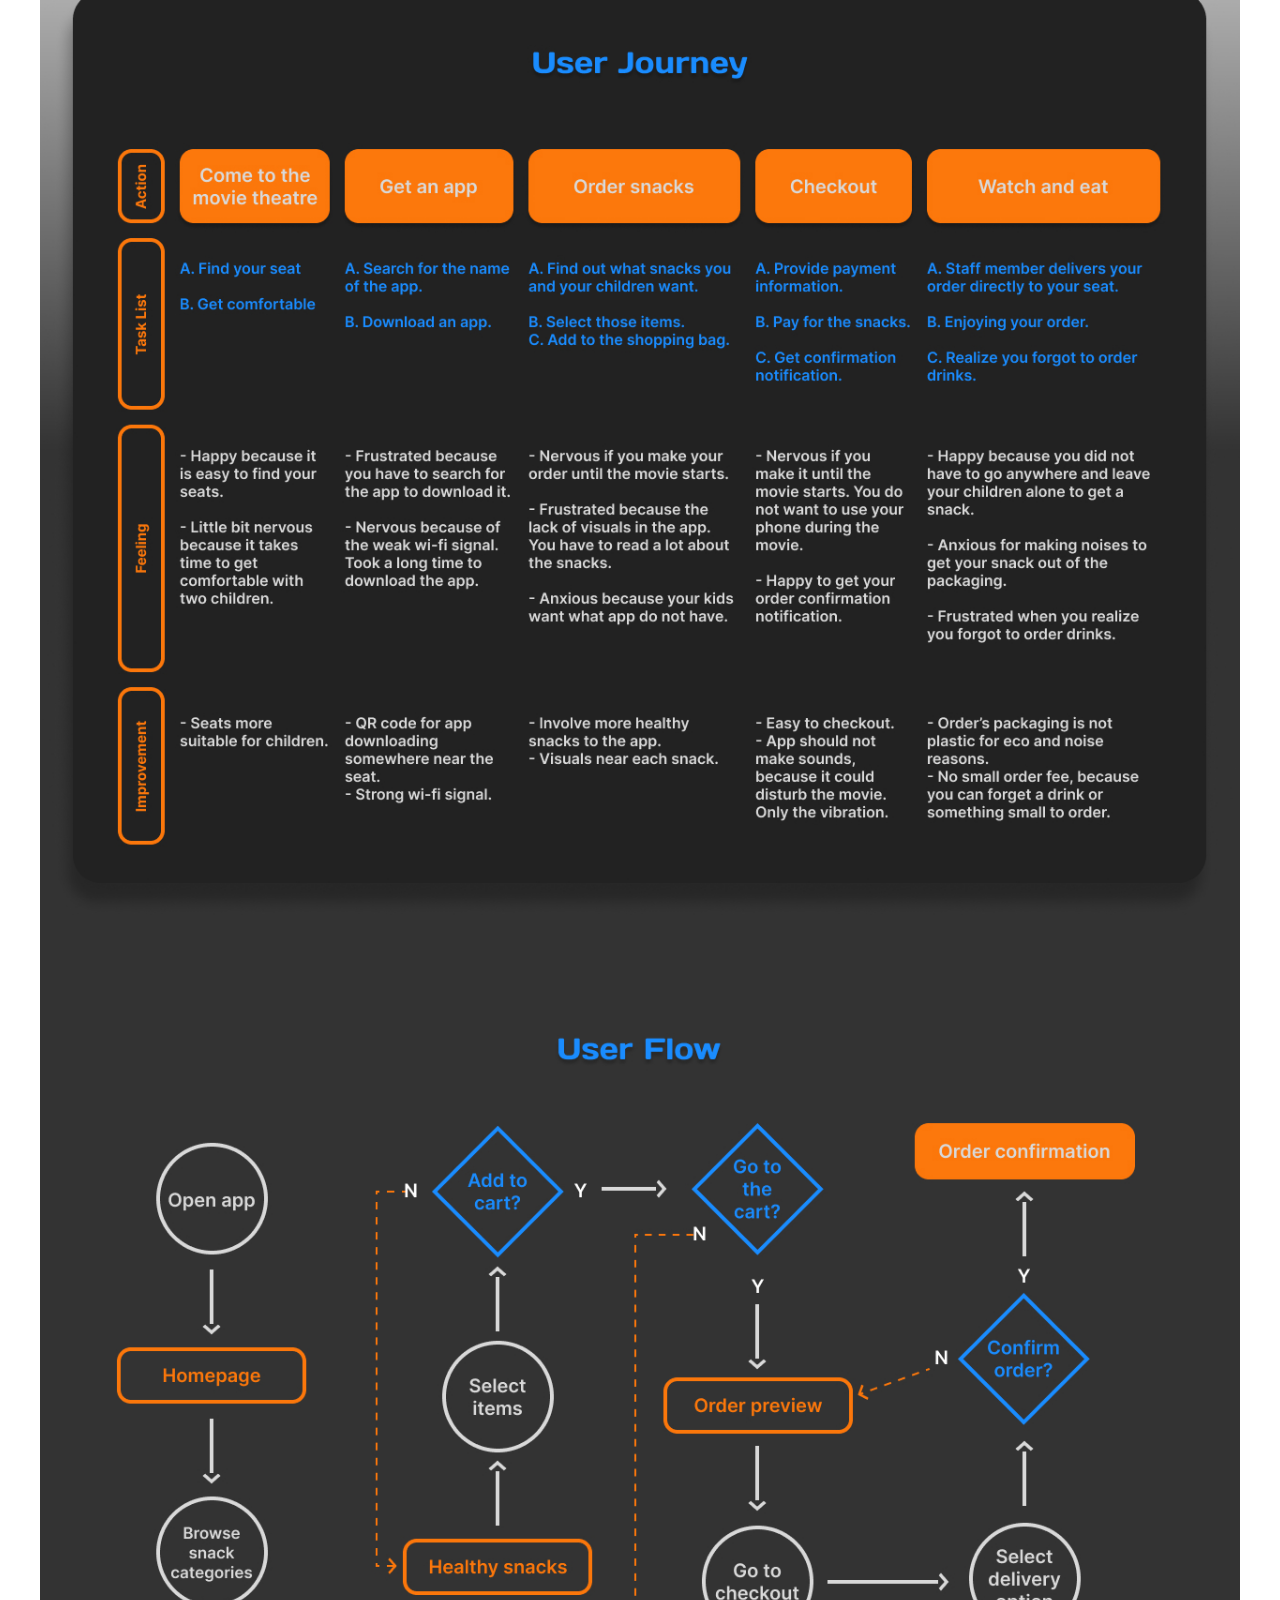
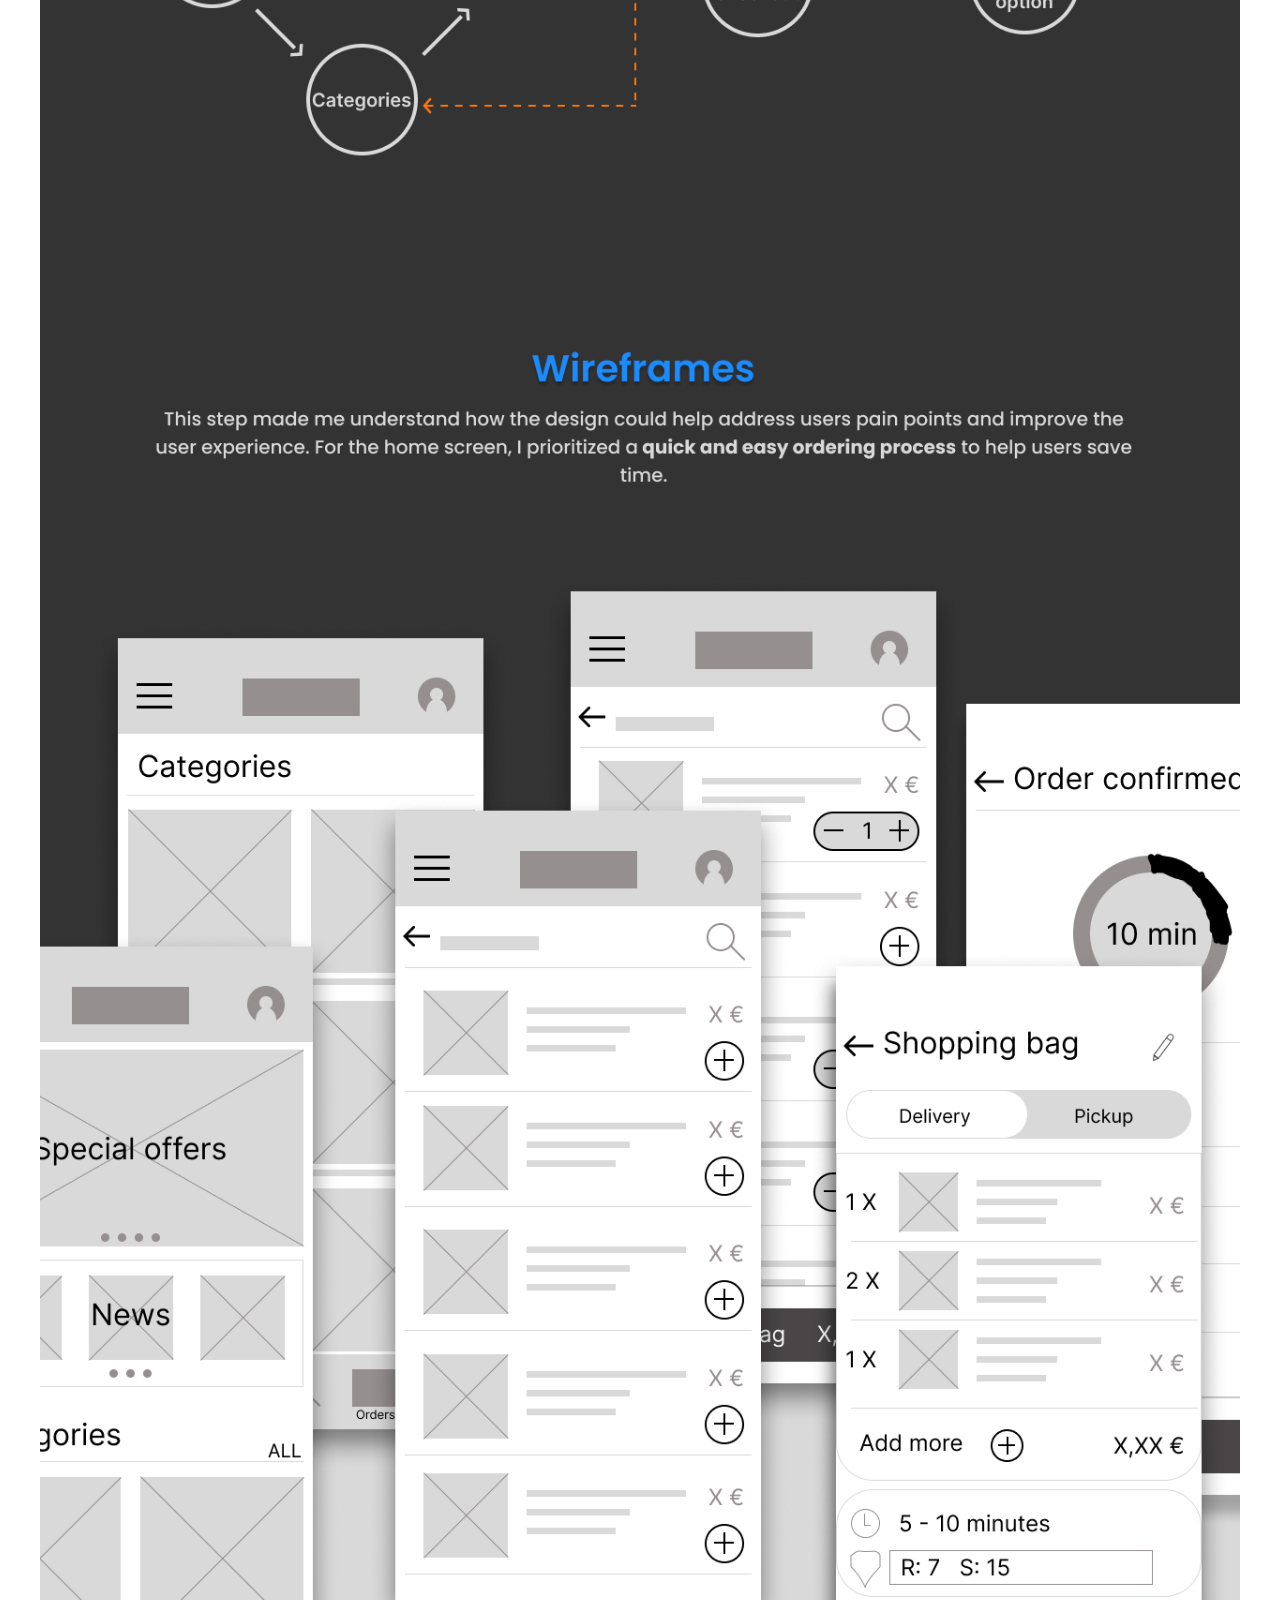
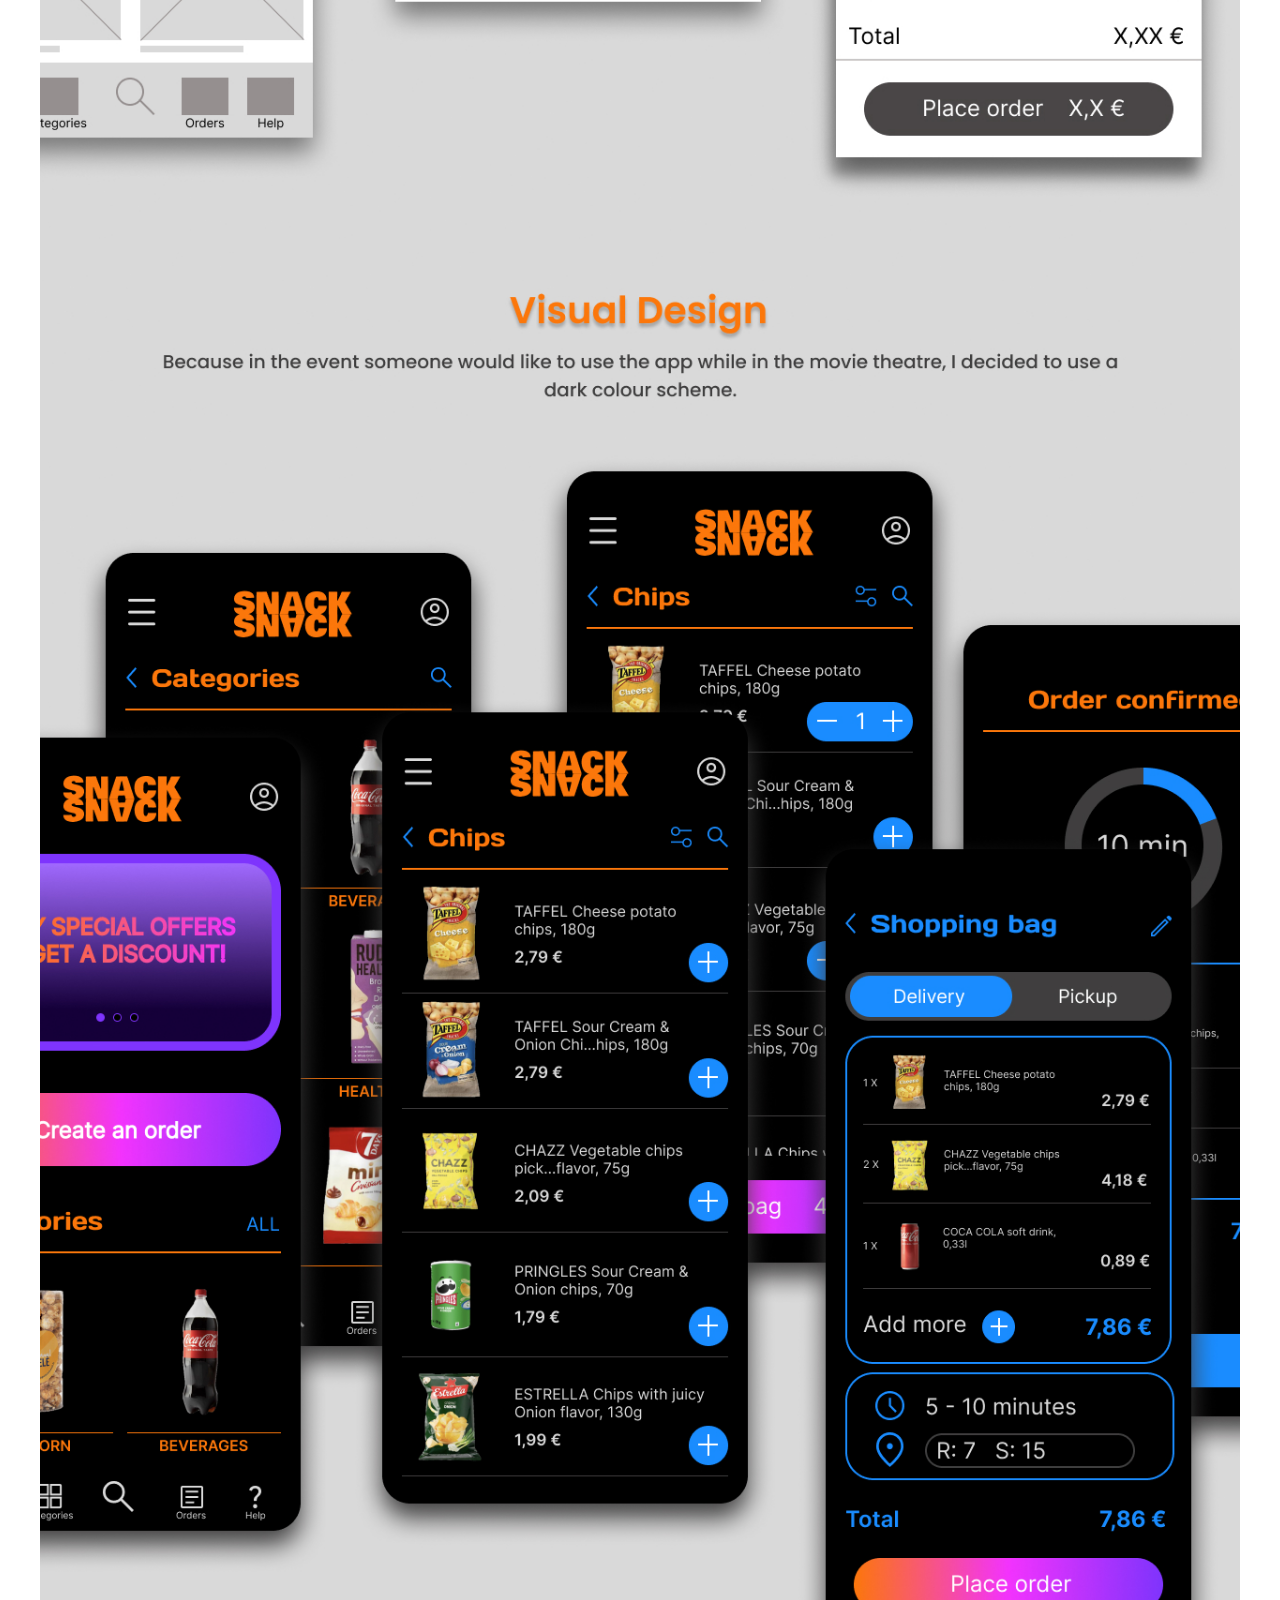
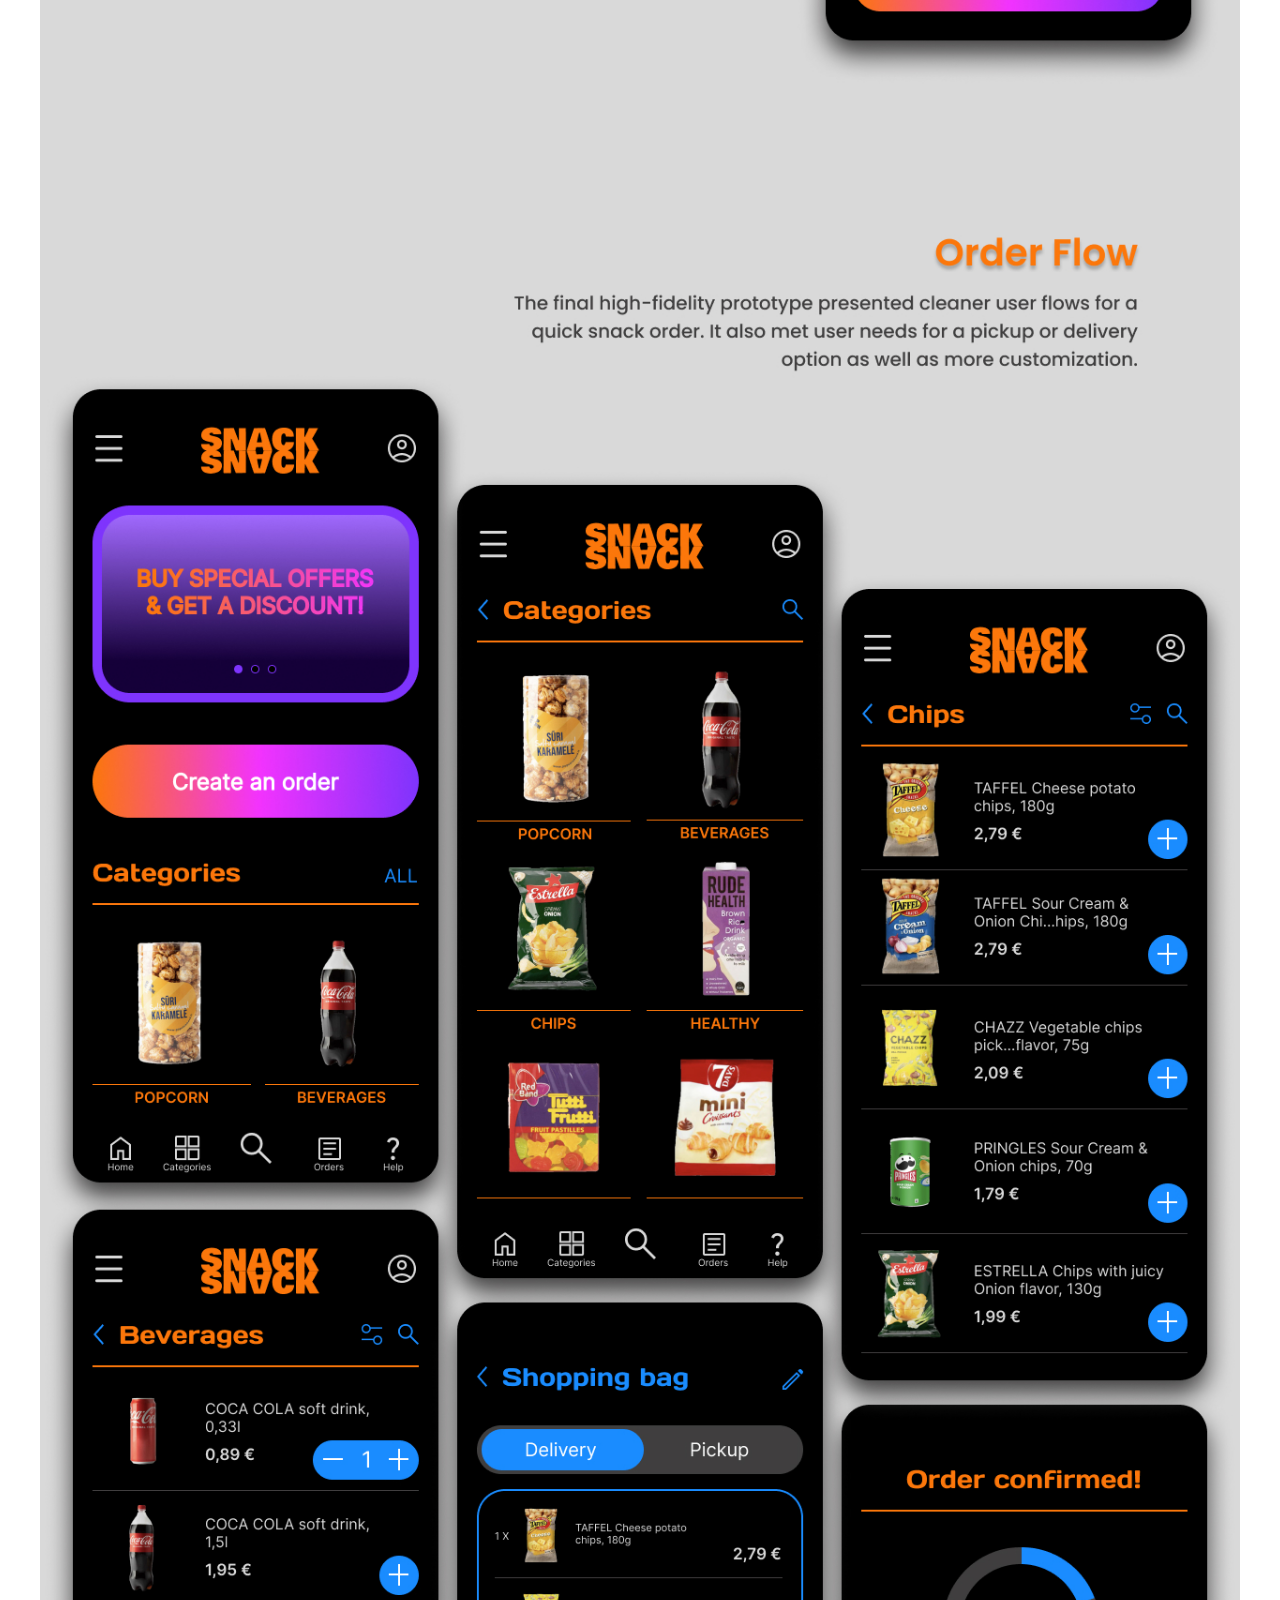
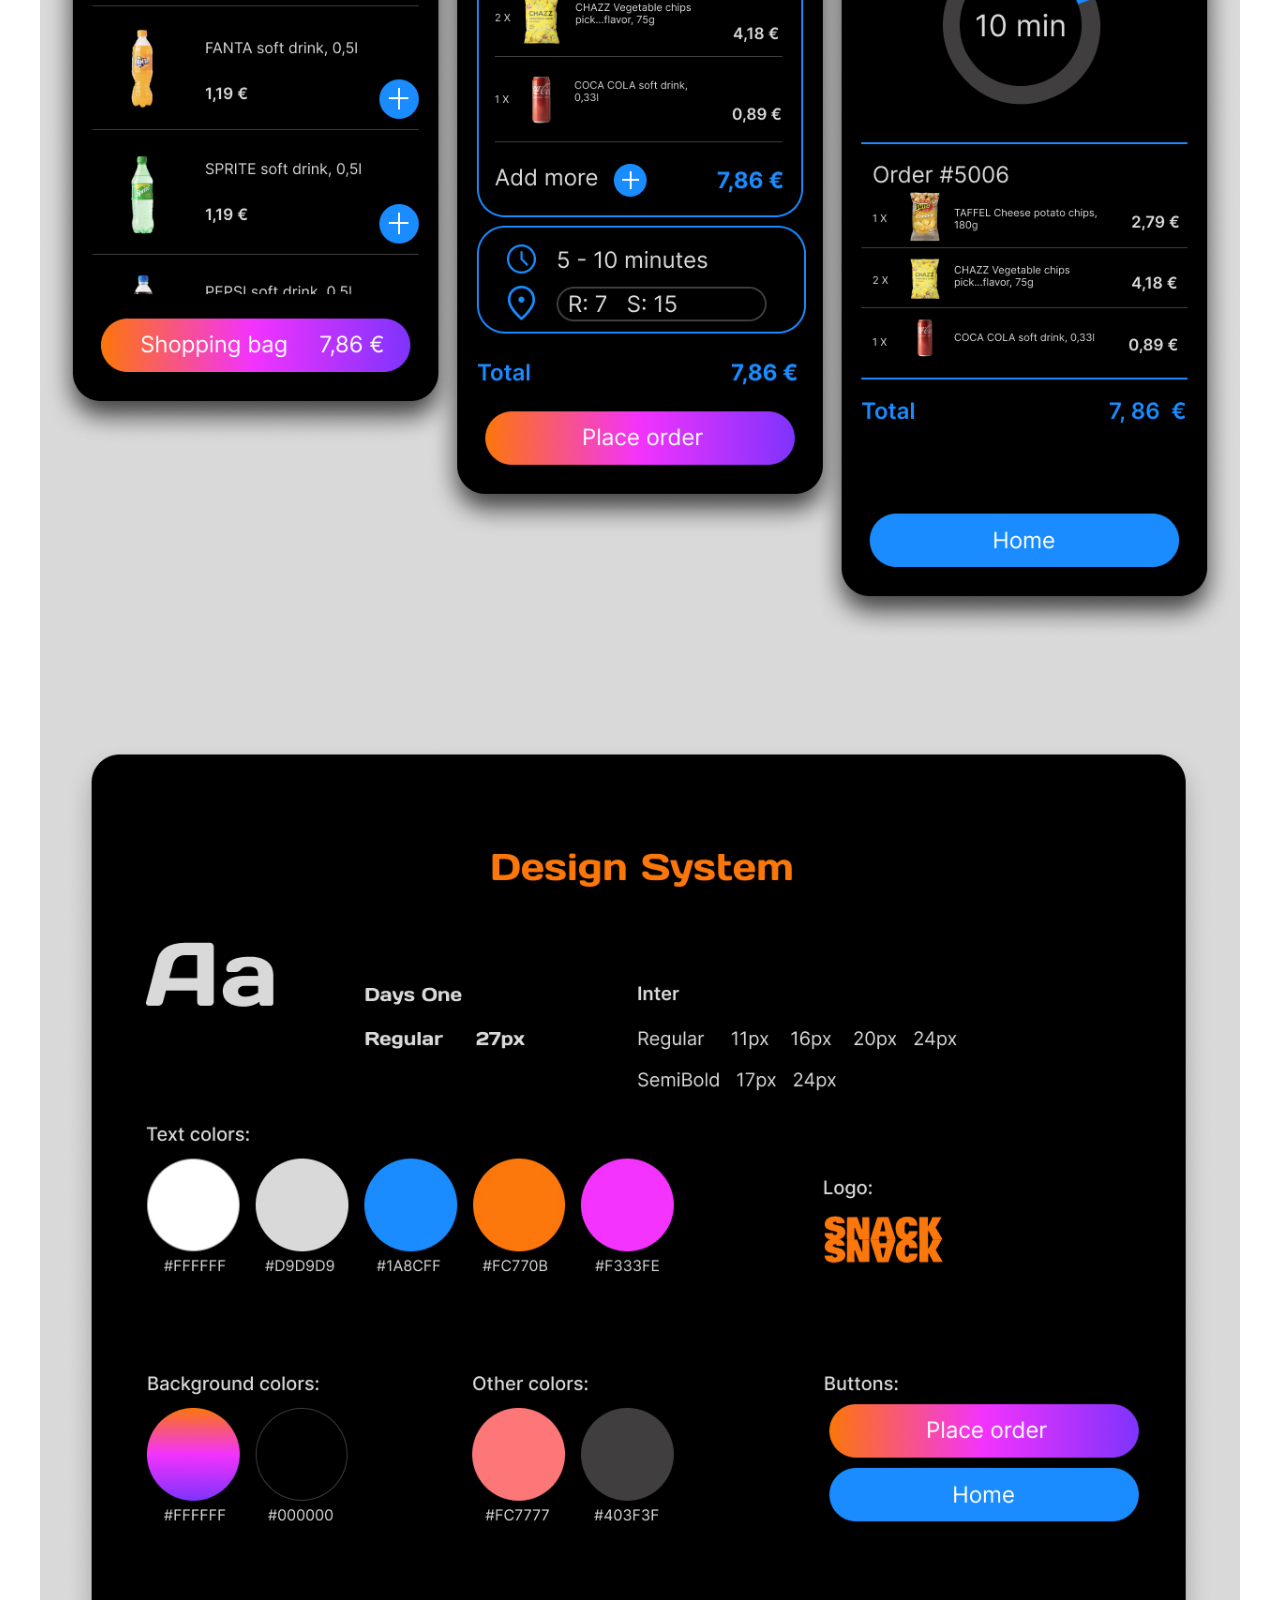
<file: snack.html>
<!DOCTYPE html>
<html lang="en">
<head>
    <meta charset="UTF-8">
    <meta http-equiv="X-UA-Compatible" content="IE=edge">
    <meta name="viewport" content="width=device-width, initial-scale=1.0">
    <title>Indrė Vaitkevičiūtė - Projects - Snack Snack</title>
    <link rel="stylesheet" href="style.css">
    <link rel="stylesheet" href="case-studies.css">
    <link rel="preconnect" href="https://fonts.googleapis.com">
    <link rel="preconnect" href="https://fonts.gstatic.com" crossorigin>
    <link href="https://fonts.googleapis.com/css2?family=Poppins:wght@200;300;400;500;600&display=swap" rel="stylesheet">
    <link href="https://fonts.googleapis.com/css2?family=Days+One&display=swap" rel="stylesheet">
</head>
<body>
    <header class="header">
        <div class="header-content-wrapper">
            <div class="logo-wrapper">
                
            </div>
            <div class="menu-wrapper">
                <ul class="menu-list">
                    <li class="menu-item"><a href="index.html" class="menu-item-link">Home</a></li>
                    <li class="menu-item"><a href="about.html" class="menu-item-link">About</a></li>
                    <li class="menu-item"><a href="resume.html" class="menu-item-link">Resume</a></li>
                    <li class="menu-item"><a href="projects.html" class="menu-item-link">Projects</a></li>
                    <li class="menu-item"><a href="contacts.html" class="menu-item-link">Contacts</a></li>
                </ul>
            </div>
        </div>
    </header>

    <div class="project-container">
        <div class="project-text-wrapper">
            <div class="project-text-wrapper">
                <h3 class="project-title">Snack Snack</h3>
                <div class="project-description-wrapper">
                    <p class="project-description">Mobile Application</p>
                    <p class="project-description">Wide options of snacks directly from your movie theatre seat</p>
                    <p class="project-description">A mobile app app for people who want to get their snacks delivered to them before or during the movie.</p>
                </div>
            </div>
        </div>
        <div class="project-wrapper">
            <img src="./images/snackcase1.jpg">
            <img src="./images/snackcase2.jpg">
            <img src="./images/snackcase3.jpg">
            <img src="./images/snackcase4.jpg">
            <img src="./images/snackcase5.jpg">
            <img src="./images/snackcase6.jpg">
            <img src="./images/snackcase7.jpg">
            <img src="./images/snackcase8.jpg">
            <img src="./images/snackcase9.jpg">
            <img src="./images/snackcase10.jpg">
            <img src="./images/snackcase11.jpg">
            <img src="./images/snackcase12.jpg">
            <img src="./images/snackcase13.jpg">
        </div>
    </div>

    <footer class="footer">
        <div class="footer-content-wrapper">
            <div class="logo-wrapper">

            </div>
            <div class="content-wrapper">
                <div class="text-wrapper">
                    <h3 class="footer-title">Let's connect!</h3>
                    <ul class="contacts-list">
                        <li class="contact-item"><a class="contact-item-link" href="tel:863409771">+37063409771</a>
                        </li>
                        <li class="contact-item"><a class="contact-item-link" href="mailto:indre.vaitkeviciute96@gmail.com">indre.vaitkeviciute96@gmail.com</a>
                        </li>
                    </ul>
                </div>
                <div class="social-media-wrapper">
                    <a href="https://www.linkedin.com/in/indre-vaitkeviciute-83937b24b/" target="_blank">Linkedin</a>
                    <a href="https://www.instagram.com/uxui_frontend_i/" target="_blank">Instagram</a>
                    <a href="https://www.behance.net/indrevaitkev" target="_blank">Behance</a>
                </div>
            </div>
        </div>
    </footer>
    
</body>
</html>
</file>
<file: style.css>
body {
    margin: 0;
}
.header {
    background-color: #485063;
}

.header-content-wrapper {
    padding: 20px;
    display: flex;
    justify-content: space-between;
    max-width: 1250px;
    margin-left: auto;
    margin-right: auto;
}

.menu-list {
    list-style-type: none;
    padding-left: 0;
    display: flex;
    gap: 50px;
}

.menu-item-link {
    text-decoration: none;
    font-family: 'Days One', sans-serif;
    color: #F0EFEF;
    font-size: 20px;
}

.menu-item-link:hover {
    color: #f18a99;
}



.hero-box-wrapper {
    background-color: #485063;
}

.hero-box-content-wrapper {
    font-family: 'Poppins', sans-serif;
    color: #F0EFEF;
    max-width: 1250px;
    margin-left: auto;
    margin-right: auto;
    
}

.hero-box-content-wrapper {
    padding: 270px 20px 350px;
}

.hero-box-main-title {
    font-size: 64px;
    font-family: 'Days One', sans-serif;
    color: #f18a99;
    width: 100%;
    white-space: nowrap;
    overflow: hidden;
    animation:
        typing 2s steps(28);
}

@keyframes typing {
    from {
        width: 0;
    }
}

.hero-box-main-description {
    font-size: 20px;
    width: 570px;
}


.dev, .des {
    color: #f18a99;
    font-weight: 700;
}



footer {
    background-color: #485063;
    font-family: 'Poppins', sans-serif;
    color: #F0EFEF;
    
}

.footer-content-wrapper {
    padding: 70px 20px;
    max-width: 1250px;
    margin-left: auto;
    margin-right: auto;
}

.content-wrapper {
    display: flex;
    flex-direction: column;
    gap: 70px;
    align-items: center;
    padding: 50px 0;
}

.text-wrapper {
    text-align: center;
}

.footer-title {
    font-size: 34px;
    font-family: 'Days One', sans-serif;
    color: #f18a99;
}

.contacts-list {
    list-style-type: none;
    padding-left: 0;
}

.contact-item {
    color: #F0EFEF;
}

.contact-item-link {
    text-decoration: none;
    color: #F0EFEF;
}

.contact-item-link:hover {
    color: #f18a99;
}

.social-media-wrapper {
    display: flex;
    gap: 50px;
}

.social-media-wrapper a {
    text-decoration: none;
    font-weight: 700;
    color: #F0EFEF;
}

.social-media-wrapper a:hover {
    color: #f18a99;
}
</file>
<file: case-studies.css>
.project-wrapper {
    display: flex;
    flex-direction: column;
    width: 1200px;
    margin-right: auto;
    margin-left: auto;
    margin-top: 50px;
    margin-bottom: 100px;
}

.project-text-wrapper {
    text-align: center;
}

.project-title {
    font-size: 34px;
    font-family: 'Days One', sans-serif;
    color: #f18a99;
}

.project-description {
    font-family: 'Poppins', sans-serif;
}
</file>
<file: projects.css>
*,
*::before,
*::after {
    box-sizing: border-box;
}

.project-content-container {
    background-color: #F0EFEF;
}

.project-content-wrapper {
    font-family: 'Poppins', sans-serif;
    padding: 70px 20px 120px;
    max-width: 1250px;
    margin-left: auto;
    margin-right: auto;
}

.project-content-title {
    font-size: 35px;
    font-family: 'Days One', sans-serif;
    color: #f18a99;
}

.project-content-description {
    width: 800px;
}

.projects-wrapper {
    margin-top: 100px;
    display: flex;
    flex-direction: column;
    gap: 50px;
}

.project {
    display: grid;
    grid-template-columns: 1fr 1fr;
    gap: 50px;
    justify-content: center;
}

img {
    border-radius: 20px;
    box-shadow: 0 5px 10px rgba(0, 0, 0, 0.2);
}

img:hover {
    border: solid 5px #f18a99;
}

.project-title {
    font-size: 30px;
    font-family: 'Days One', sans-serif;
    color: #f4b042;
}
</file>
